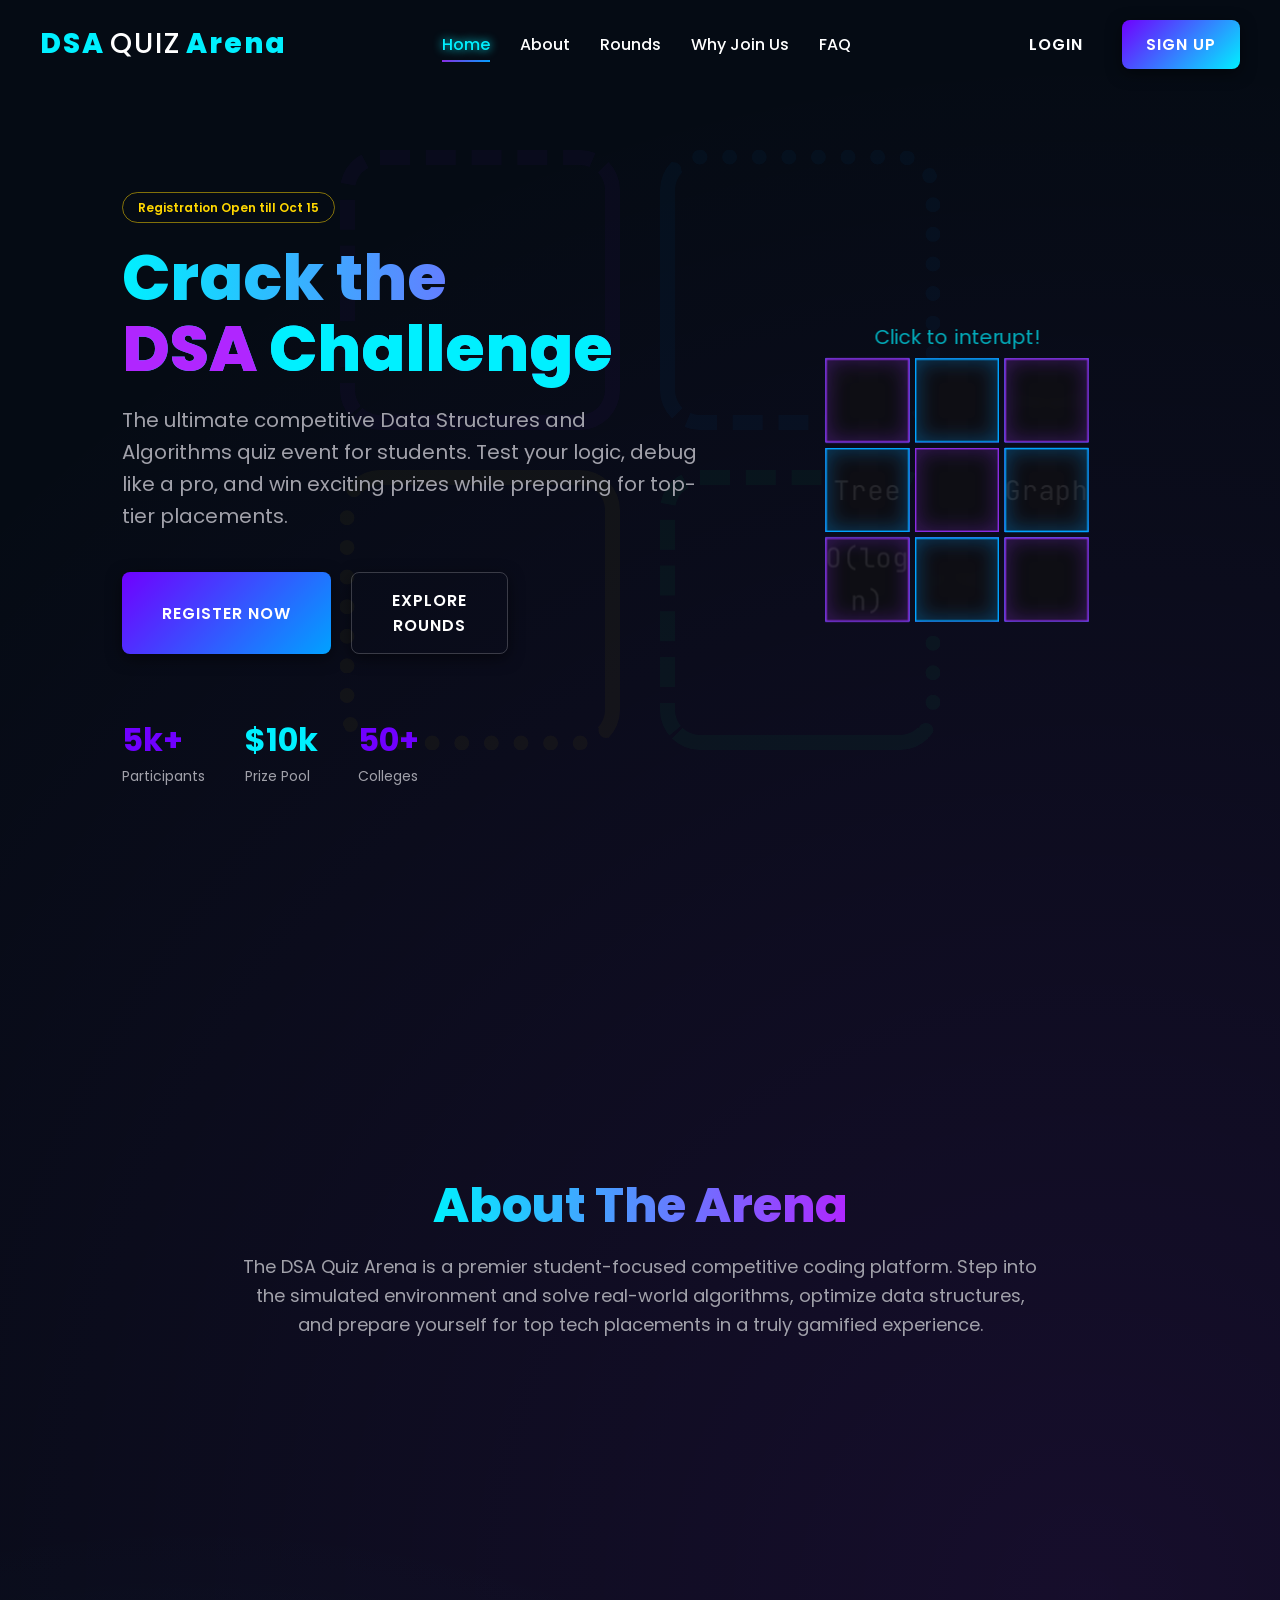
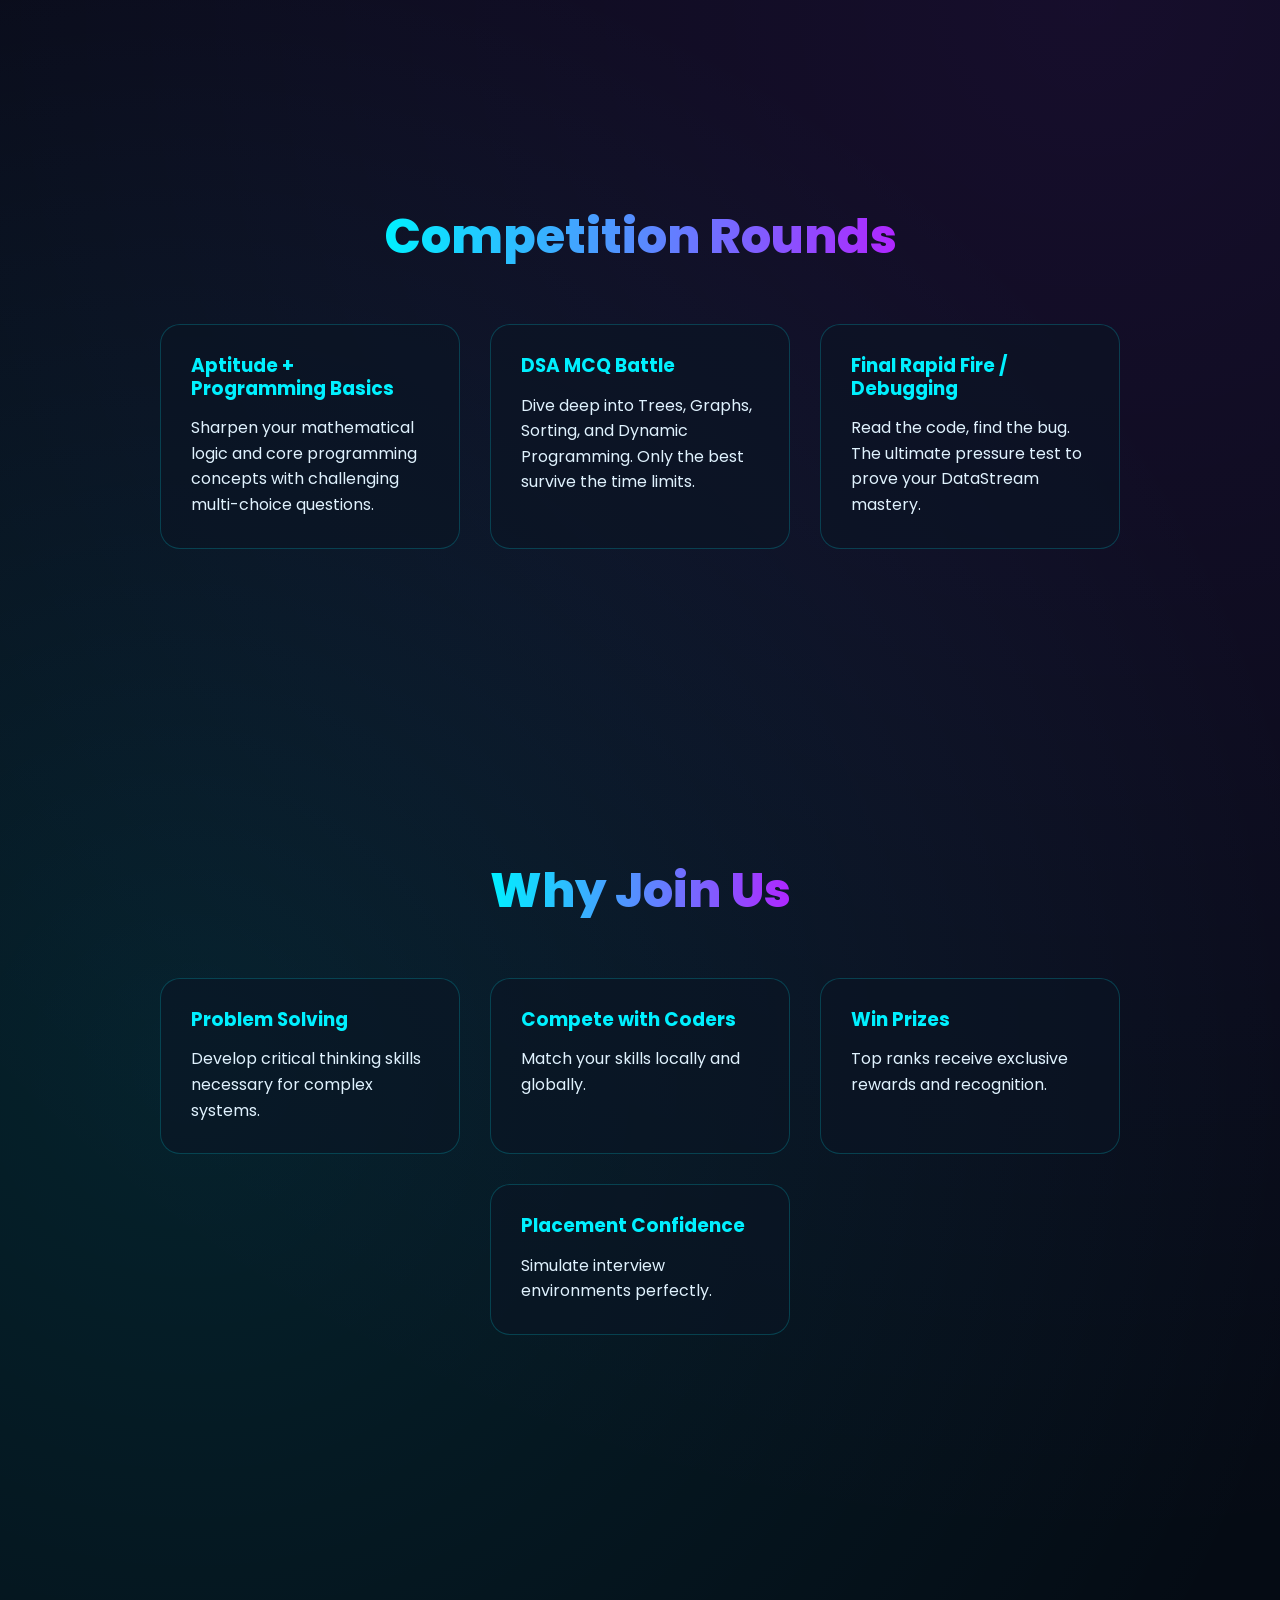
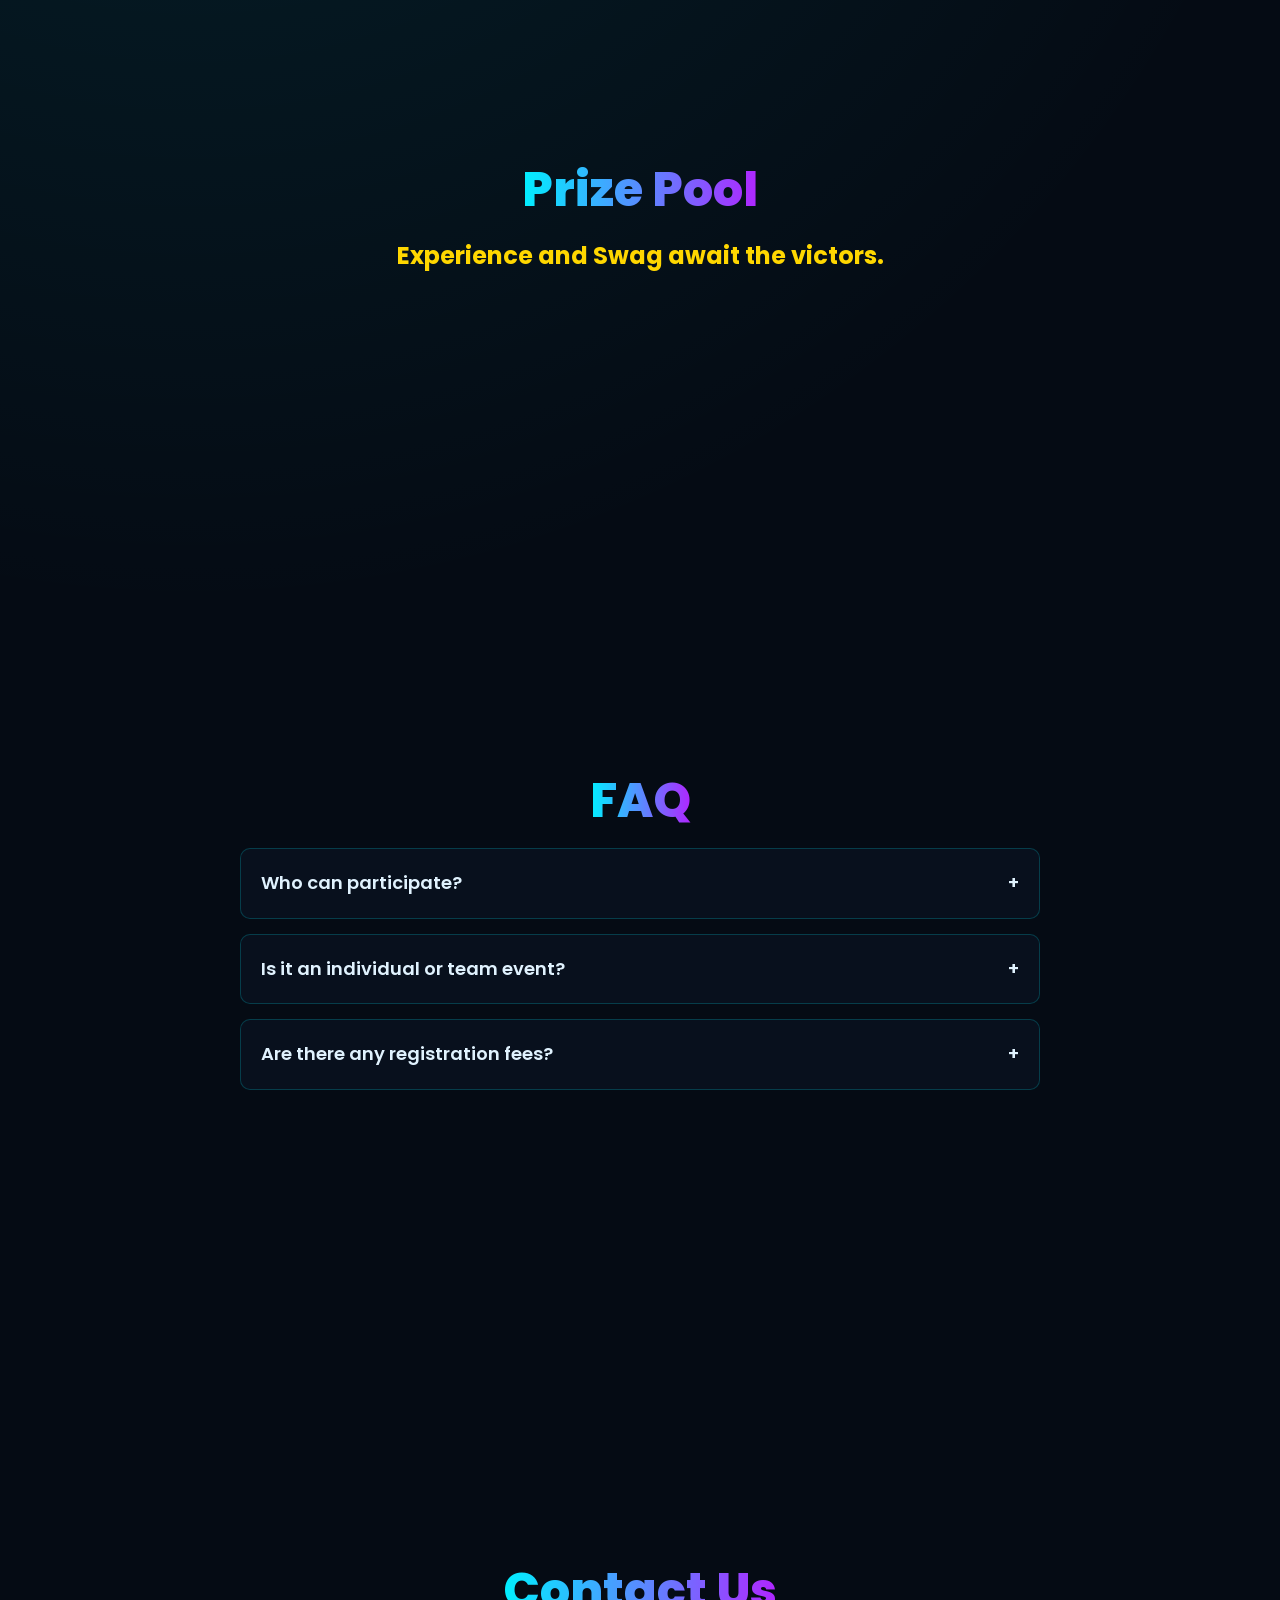
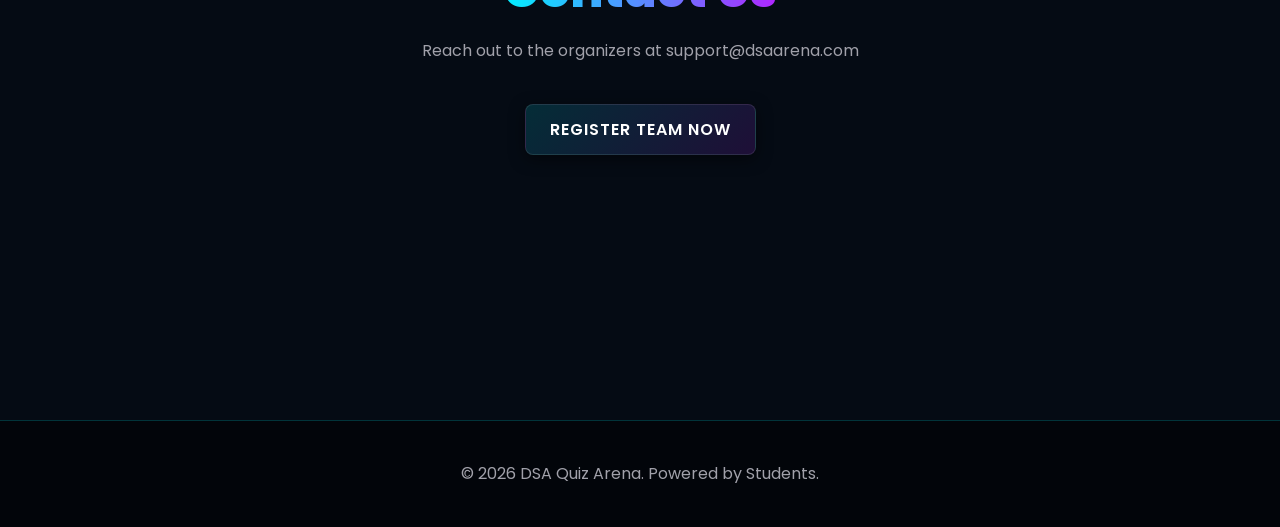
<file: index.html>
<!DOCTYPE html>
<html lang="en">
<head>
    <meta charset="UTF-8">
    <meta name="viewport" content="width=device-width, initial-scale=1.0">
    <title>Gamified DSA Quiz Arena</title>
    <!-- Fonts -->
    <link rel="preconnect" href="https://fonts.googleapis.com">
    <link rel="preconnect" href="https://fonts.gstatic.com" crossorigin>
    <link href="https://fonts.googleapis.com/css2?family=Poppins:wght@300;400;500;600;700;800&family=Inter:wght@400;500;600&family=JetBrains+Mono:wght@400;700&display=swap" rel="stylesheet">
    <link rel="stylesheet" href="style.css">
    <style>
        /* Specific Landing Page Layout Styles (Not covered by global style.css) */
        section { padding: 80px 20px; min-height: 80vh; display: flex; flex-direction: column; justify-content: center; align-items: center; text-align: center; }
        .hero-section { min-height: 100vh; position: relative; display: flex; flex-direction: row; align-items: center; justify-content: space-between; padding: 0 5%; padding-top: 80px; overflow: hidden; }
        .hero-content { z-index: 10; width: 55%; max-width: 800px; text-align: left; padding-left: 5%; }
        .hero-scene { z-index: 5; width: 40%; display: flex; justify-content: center; padding-right: 5%; perspective: 1000px; }
        .hero-title { font-size: 64px; font-weight: 800; line-height: 1.1; margin-bottom: 20px; background: linear-gradient(to right, var(--neon-blue), var(--neon-purple)); -webkit-background-clip: text; color: transparent; }
        .hero-subtitle { font-size: 20px; color: var(--text-muted); margin-bottom: 40px; }
        .hero-buttons { display: flex; gap: 20px; }
        
        .navbar-landing { position: fixed; top: 0; width: 100%; display: flex; justify-content: space-between; align-items: center; padding: 20px 40px; z-index: 100; transition: background 0.3s; }
        .navbar-landing.scrolled { background: rgba(5, 11, 20, 0.9); backdrop-filter: blur(10px); border-bottom: 1px solid var(--glass-border); }
        .nav-links { display: flex; gap: 30px; }
        .nav-links a { color: #fff; text-decoration: none; font-weight: 500; transition: color 0.3s; }
        .nav-links a:hover, .nav-links a.active { color: var(--neon-blue); text-shadow: 0 0 10px var(--neon-blue); }
        .hamburger-menu { display: none; font-size: 24px; cursor: pointer; }
        
        @media(max-width: 900px) {
            .hero-section { flex-direction: column; text-align: center; padding-top: 120px; }
            .hero-content { width: 100%; text-align: center; align-items: center; }
            .hero-buttons { justify-content: center; }
            .nav-links { display: none; flex-direction: column; position: absolute; top: 100%; left: 0; width: 100%; background: var(--dark-bg); padding: 20px; }
            .nav-links.active { display: flex; }
            .hamburger-menu { display: block; }
        }

        /* Basic elements for landing page features to align with script.js hooks */
        .cards-grid { display: flex; gap: 30px; flex-wrap: wrap; justify-content: center; margin-top: 40px; }
        .info-card { background: var(--glass-bg); padding: 30px; border-radius: 20px; width: 300px; border: 1px solid var(--glass-border); text-align: left; }
        .info-card h3 { color: var(--neon-blue); margin-bottom: 15px; }

        .faq-item { background: var(--glass-bg); border: 1px solid var(--glass-border); border-radius: 10px; margin-bottom: 15px; width: 100%; max-width: 800px; text-align: left; cursor: pointer; overflow: hidden; }
        .faq-question { padding: 20px; font-weight: 600; font-size: 18px; display: flex; justify-content: space-between; }
        .faq-answer { padding: 0 20px; max-height: 0; transition: 0.3s; color: var(--text-muted); }
        .faq-item.active .faq-answer { padding: 0 20px 20px; max-height: 500px; }

        /* Revealing animations */
        .reveal-up { opacity: 0; transform: translateY(50px); transition: 0.8s ease-out; }
        .reveal-up.active { opacity: 1; transform: translateY(0); }
    </style>
</head>
<body>

    <!-- Watermark Parallax -->
    <div id="watermark" class="watermark-puzzle">
        <div class="wm-part wm-1"></div>
        <div class="wm-part wm-2"></div>
        <div class="wm-part wm-3"></div>
        <div class="wm-part wm-4"></div>
    </div>

    <!-- Sticky Navbar -->
    <nav id="navbar" class="navbar-landing">
        <div class="brand-logo" style="display: flex; align-items: center; gap: 5px;">
            <span>DSA</span> <span style="color: #fff; font-weight: 500;">Quiz</span> <span style="color: #00f0ff; text-transform: none;">Arena</span>
        </div>
        
        <div class="nav-links" id="navLinks">
            <a href="#home" class="active">Home</a>
            <a href="#about">About</a>
            <a href="#rounds">Rounds</a>
            <a href="#why-join">Why Join Us</a>
            <a href="#faq">FAQ</a>
        </div>
        
        <div class="auth-actions">
            <button class="btn-neon" style="background: transparent; border: none; box-shadow: none;" id="openLoginBtnNav" onclick="document.getElementById('loginModal').classList.remove('hidden'); document.getElementById('loginModal').classList.add('active'); document.body.style.overflow='hidden';">Login</button>
            <button class="btn-neon" id="openSignupBtnNav" style="background: linear-gradient(135deg, #7000ff, #00f0ff); border: none;" onclick="document.getElementById('signupModal').classList.remove('hidden'); document.getElementById('signupModal').classList.add('active'); document.body.style.overflow='hidden';">SIGN UP</button>
        </div>
        <div class="hamburger-menu" id="hamburger">☰</div>
    </nav>

    <!-- Hero Section -->
    <section id="home" class="hero-section">
        <div class="hero-content reveal-up">
            <div style="display: inline-block; padding: 5px 15px; border: 1px solid rgba(255,215,0,0.5); border-radius: 20px; color: #ffd700; font-size: 12px; font-weight: 600; margin-bottom: 20px;">Registration Open till Oct 15</div>
            <h1 class="hero-title">Crack the <br><span style="color: #b026ff; text-fill-color: initial; -webkit-text-fill-color: initial;">DSA</span> <span style="color: #00f0ff; text-fill-color: initial; -webkit-text-fill-color: initial;">Challenge</span></h1>
            <p class="hero-subtitle">The ultimate competitive Data Structures and Algorithms quiz event for students. Test your logic, debug like a pro, and win exciting prizes while preparing for top-tier placements.</p>
            <div class="hero-buttons">
                <button class="btn-neon" id="heroRegisterBtn" style="padding: 15px 40px; font-size: 16px; background: linear-gradient(135deg, #7000ff, #00a2ff); border: none;" onclick="document.getElementById('signupModal').classList.remove('hidden'); document.getElementById('signupModal').classList.add('active'); document.body.style.overflow='hidden';">REGISTER NOW</button>
                <button class="btn-neon" style="background: transparent; border-color: rgba(255,255,255,0.2); color: #fff; padding: 15px 40px;" onclick="window.location.href='#rounds'">Explore<br>Rounds</button>
            </div>
            
            <div style="display: flex; gap: 40px; margin-top: 60px;">
                <div>
                    <div style="font-size: 32px; font-weight: 700; color: #7000ff;">5k+</div>
                    <div style="color: var(--text-muted); font-size: 14px;">Participants</div>
                </div>
                <div>
                    <div style="font-size: 32px; font-weight: 700; color: #00f0ff;">$10k</div>
                    <div style="color: var(--text-muted); font-size: 14px;">Prize Pool</div>
                </div>
                <div>
                    <div style="font-size: 32px; font-weight: 700; color: #7000ff;">50+</div>
                    <div style="color: var(--text-muted); font-size: 14px;">Colleges</div>
                </div>
            </div>
            
        </div>
        <!-- 3D Puzzle Cubes (Animated by script.js) -->
        <div class="hero-scene reveal-up" id="scene">
            <div style="transform: scale(1.4); display: flex; justify-content: center; align-items: center; position: relative;">
                <div id="puzzleCube" style="position: relative; width: 200px; height: 200px; transform-style: preserve-3d; animation: rotate3d 20s infinite linear; cursor: pointer;">
                    <!-- Generated dynamically by script.js -->
                </div>
                <div class="interactive-hint" style="position: absolute; bottom: -50px; color: var(--neon-blue); opacity: 0.7; white-space: nowrap;">Click to interupt!</div>
            </div>
        </div>
    </section>

    <!-- About Section -->
    <section id="about" class="reveal-up">
        <h2 class="hero-title" style="font-size: 48px;">About The Arena</h2>
        <p style="max-width: 800px; font-size: 18px; color: var(--text-muted); line-height: 1.6;">
            The DSA Quiz Arena is a premier student-focused competitive coding platform. Step into the simulated 
            environment and solve real-world algorithms, optimize data structures, and prepare yourself for top tech 
            placements in a truly gamified experience.
        </p>
    </section>

    <!-- Rounds Section -->
    <section id="rounds" class="reveal-up">
        <h2 class="hero-title" style="font-size: 48px;">Competition Rounds</h2>
        <div class="cards-grid">
            <div class="info-card">
                <h3>Aptitude + Programming Basics</h3>
                <p>Sharpen your mathematical logic and core programming concepts with challenging multi-choice questions.</p>
            </div>
            <div class="info-card">
                <h3>DSA MCQ Battle</h3>
                <p>Dive deep into Trees, Graphs, Sorting, and Dynamic Programming. Only the best survive the time limits.</p>
            </div>
            <div class="info-card">
                <h3>Final Rapid Fire / Debugging</h3>
                <p>Read the code, find the bug. The ultimate pressure test to prove your DataStream mastery.</p>
            </div>
        </div>
    </section>

    <!-- Why Join Us Section -->
    <section id="why-join" class="reveal-up">
        <h2 class="hero-title" style="font-size: 48px;">Why Join Us</h2>
        <div class="cards-grid" style="max-width: 1000px;">
            <div class="info-card"><h3>Problem Solving</h3><p>Develop critical thinking skills necessary for complex systems.</p></div>
            <div class="info-card"><h3>Compete with Coders</h3><p>Match your skills locally and globally.</p></div>
            <div class="info-card"><h3>Win Prizes</h3><p>Top ranks receive exclusive rewards and recognition.</p></div>
            <div class="info-card"><h3>Placement Confidence</h3><p>Simulate interview environments perfectly.</p></div>
        </div>
    </section>

    <!-- Prize Pool Section -->
    <section id="prizes" class="reveal-up">
        <h2 class="hero-title" style="font-size: 48px;">Prize Pool</h2>
        <p style="max-width: 800px; font-size: 24px; color: #ffd700; font-weight: bold;">Experience and Swag await the victors.</p>
    </section>

    <!-- FAQ Section -->
    <section id="faq" class="reveal-up">
        <h2 class="hero-title" style="font-size: 48px;">FAQ</h2>
        
        <div class="faq-item">
            <div class="faq-question">Who can participate? <span>+</span></div>
            <div class="faq-answer"><p>Any college or university student with a basic understanding of programming logic can join.</p></div>
        </div>
        <div class="faq-item">
            <div class="faq-question">Is it an individual or team event? <span>+</span></div>
            <div class="faq-answer"><p>You register with a Team Name, but you play individually representing your team!</p></div>
        </div>
        <div class="faq-item">
            <div class="faq-question">Are there any registration fees? <span>+</span></div>
            <div class="faq-answer"><p>No, the DSA Arena is completely free for all passionate coders.</p></div>
        </div>
    </section>

    <!-- Contact Section -->
    <section id="contact" class="reveal-up">
        <h2 class="hero-title" style="font-size: 48px;">Contact Us</h2>
        <p style="color: var(--text-muted);">Reach out to the organizers at support@dsaarena.com</p>
        <button class="btn-neon" id="bottomRegisterBtn" style="margin-top: 40px;">Register Team Now</button>
    </section>

    <!-- Footer -->
    <footer style="text-align: center; padding: 40px; border-top: 1px solid var(--glass-border); background: rgba(0,0,0,0.5);">
        <p style="color: var(--text-muted);">© 2026 DSA Quiz Arena. Powered by Students.</p>
    </footer>

    <!-- ADD-ON: Login Modal -->
    <div id="loginModal" class="overlay hidden">
        <div class="overlay-content glass-panel" style="width: 450px; text-align: left; background: #121216; border: 1px solid rgba(255,255,255,0.1);">
            <h2 style="color: #fff; text-align: center; margin-bottom: 20px; font-size: 28px;">Login</h2>

            <!-- User / Admin Toggle -->
            <div style="display: flex; background: rgba(0,0,0,0.5); border-radius: 20px; margin-bottom: 25px; overflow: hidden; position: relative; border: 1px solid var(--glass-border);">
                <div id="indexAuthSlider" style="position: absolute; width: 50%; height: 100%; background: linear-gradient(135deg, var(--neon-blue), var(--neon-purple)); border-radius: 20px; transition: 0.3s; left: 0;"></div>
                <button type="button" onclick="setIndexAuthMode('user')" style="flex: 1; padding: 10px; background: transparent; border: none; color: white; font-weight: bold; cursor: pointer; position: relative; z-index: 1;">User</button>
                <button type="button" onclick="setIndexAuthMode('admin')" style="flex: 1; padding: 10px; background: transparent; border: none; color: white; font-weight: bold; cursor: pointer; position: relative; z-index: 1;">Admin</button>
            </div>

            <form id="loginForm">
                <div class="input-group">
                    <label>Username</label>
                    <input type="text" id="loginUsername" required placeholder="Enter your Username">
                </div>
                <div class="input-group">
                    <label>Password</label>
                    <input type="password" id="loginPassword" required placeholder="••••••••">
                </div>
                <div style="text-align: right; margin-bottom: 10px;">
                    <a href="#" style="color: var(--text-muted); font-size: 13px; text-decoration: none;" onclick="document.getElementById('loginModal').classList.remove('active'); document.getElementById('loginModal').classList.add('hidden'); document.getElementById('resetModal').classList.remove('hidden'); document.getElementById('resetModal').classList.add('active');">Forgot Password?</a>
                </div>
                <button type="submit" class="btn-neon" style="width: 100%; margin-top: 10px;">Login to Dashboard</button>
            </form>
            <div style="text-align: center; margin-top: 20px; font-size: 14px; color: var(--text-muted);">
                Not registered? <a style="color: var(--neon-blue); cursor: pointer;" onclick="document.getElementById('loginModal').classList.remove('active'); document.getElementById('loginModal').classList.add('hidden'); document.getElementById('signupModal').classList.remove('hidden'); document.getElementById('signupModal').classList.add('active');">Sign Up</a>
            </div>
            <button class="btn-neon" style="position: absolute; top: -15px; right: -15px; background: #000; border-radius: 50%; padding: 5px 12px;" onclick="document.getElementById('loginModal').classList.remove('active'); document.getElementById('loginModal').classList.add('hidden'); document.body.style.overflow='auto';">×</button>
        </div>
    </div>

    <!-- Sign Up Modal (Matches screenshot strictly) -->
    <div id="signupModal" class="overlay hidden">
        <div class="overlay-content glass-panel form-modal-container" style="width: 550px; text-align: left; background: #121216; border: 1px solid rgba(255,255,255,0.1);">
            <h2 style="color: #fff; text-align: center; margin-bottom: 5px; font-size: 26px;">Join the <span style="color: #00f0ff;">Arena</span></h2>
            <p style="text-align: center; color: #fff; font-size: 14px; margin-bottom: 20px;">Register your team for the ultimate DSA challenge</p>
            
            <form id="signupForm">
                <div class="form-grid">
                    <div class="input-group">
                        <label>Full Name</label>
                        <input type="text" placeholder="John Doe" required>
                    </div>
                    <div class="input-group">
                        <label>Email</label>
                        <input type="email" id="email" placeholder="john@example.com" required>
                    </div>
                    <div class="input-group">
                        <label>College/University</label>
                        <input type="text" placeholder="Institute of Technology" required>
                    </div>
                    <div class="input-group">
                        <label>Mobile Number</label>
                        <input type="tel" placeholder="+1 234 567 8900" required>
                    </div>
                    <div class="input-group full-width">
                        <label>Username</label>
                        <input type="text" placeholder="Choose a Unique Username" required>
                    </div>
                    <div class="input-group">
                        <label>Password</label>
                        <input type="password" id="password" placeholder="••••••••" required>
                    </div>
                    <div class="input-group">
                        <label>Confirm Password</label>
                        <input type="password" id="confirmPassword" placeholder="••••••••" required>
                    </div>
                </div>
                
                <button type="submit" class="btn-neon" style="width: 100%; margin-top: 20px; padding: 12px; font-size: 15px; background: linear-gradient(135deg, #7000ff, #00a2ff); border: none;">CONTINUE TO VERIFICATION</button>
            </form>

            <div id="otpSection" style="display: none; text-align: center; margin-top: 15px;">
                <p style="margin-bottom: 20px;">OTP sent to <span id="otpEmailDisplay" style="color: var(--neon-blue);"></span></p>
                <div class="input-group">
                    <input type="text" id="otpCode" placeholder="Enter 6-digit OTP" required style="text-align: center; font-size: 24px; letter-spacing: 5px;">
                </div>
                <button class="btn-neon" id="verifyOtpBtn" style="width: 100%;">Verify & Join Arena</button>
            </div>

            <div style="text-align: center; margin-top: 20px; font-size: 14px; color: var(--text-muted);">
                Already registered? <a style="color: var(--neon-blue); cursor: pointer;" onclick="document.getElementById('signupModal').classList.remove('active'); document.getElementById('signupModal').classList.add('hidden'); document.getElementById('loginModal').classList.remove('hidden'); document.getElementById('loginModal').classList.add('active');">Login</a>
            </div>
            <!-- Close button mapped to script.js -->
            <button class="btn-neon" id="closeSignupBtn" style="position: absolute; top: -15px; right: -15px; background: #000; border-radius: 50%; padding: 5px 12px;" onclick="document.getElementById('signupModal').classList.remove('active'); document.getElementById('signupModal').classList.add('hidden'); document.body.style.overflow='auto';">×</button>
        </div>
    </div>

    <!-- Reset Password Modal -->
    <div id="resetModal" class="overlay hidden">
        <div class="overlay-content glass-panel" style="width: 450px; text-align: left; background: #121216; border: 1px solid rgba(255,255,255,0.1);">
            <h2 style="color: #fff; text-align: center; margin-bottom: 20px; font-size: 28px;">Reset Password</h2>
            <form id="resetForm">
                <div class="input-group">
                    <label>Username</label>
                    <input type="text" required placeholder="Enter your username">
                </div>
                <button type="submit" class="btn-neon" style="width: 100%; margin-top: 20px;">Send Reset Link</button>
            </form>
            <div style="text-align: center; margin-top: 20px; font-size: 14px; color: var(--text-muted);">
                Remembered? <a style="color: var(--neon-blue); cursor: pointer;" onclick="document.getElementById('resetModal').classList.remove('active'); document.getElementById('resetModal').classList.add('hidden'); document.getElementById('loginModal').classList.remove('hidden'); document.getElementById('loginModal').classList.add('active');">Login</a>
            </div>
            <button class="btn-neon" style="position: absolute; top: -15px; right: -15px; background: #000; border-radius: 50%; padding: 5px 12px;" onclick="document.getElementById('resetModal').classList.remove('active'); document.getElementById('resetModal').classList.add('hidden'); document.body.style.overflow='auto';">×</button>
        </div>
    </div>

    <!-- Scripts -->
    <script src="script.js" defer></script>
    <script src="app.js" defer></script>
    <script>
        let indexAuthMode = 'user';
        function setIndexAuthMode(mode) {
            indexAuthMode = mode;
            const slider = document.getElementById('indexAuthSlider');
            if (mode === 'admin') {
                slider.style.left = '50%';
                document.getElementById('loginUsername').placeholder = 'Enter Admin ID';
            } else {
                slider.style.left = '0%';
                document.getElementById('loginUsername').placeholder = 'Enter Username';
            }
        }

        const lForm = document.getElementById('loginForm');
        // We override the script.js listener here because we want inline handling for admin
        lForm.addEventListener('submit', async (e) => {
            e.preventDefault();
            const user = document.getElementById('loginUsername').value;
            const pass = document.getElementById('loginPassword').value;
            
            try {
                const res = await fetch('login.php', {
                    method: 'POST',
                    headers: { 'Content-Type': 'application/json' },
                    body: JSON.stringify({ username: user, password: pass, role: indexAuthMode })
                });
                const data = await res.json();
                
                if (data.success) {
                    if (indexAuthMode === 'admin') {
                        localStorage.setItem('cq_admin', 'true');
                        // Also store admin details if needed
                        localStorage.setItem('cq_user_id', data.user.id);
                        window.location.href = 'admin.html';
                    } else {
                        localStorage.setItem('cq_user', data.user.name);
                        localStorage.setItem('cq_user_id', data.user.id);
                        localStorage.setItem('cq_db_xp_' + data.user.name, data.user.xp || 0);
                        localStorage.setItem('cq_stars_' + data.user.name, Math.floor((data.user.xp || 0) / 100));
                        window.location.href = 'dashboard.html';
                    }
                } else {
                    alert('Login failed: ' + data.message);
                }
            } catch (err) {
                console.error(err);
                alert('An error occurred. Make sure XAMPP is running.');
            }
        });

        document.getElementById('resetForm').addEventListener('submit', (e) => {
            e.preventDefault();
            alert('Reset link sent!');
            document.getElementById('resetModal').classList.remove('active');
            document.getElementById('resetModal').classList.add('hidden');
            document.getElementById('loginModal').classList.remove('hidden');
            document.getElementById('loginModal').classList.add('active');
        });
    </script>
</body>
</html>
</file>
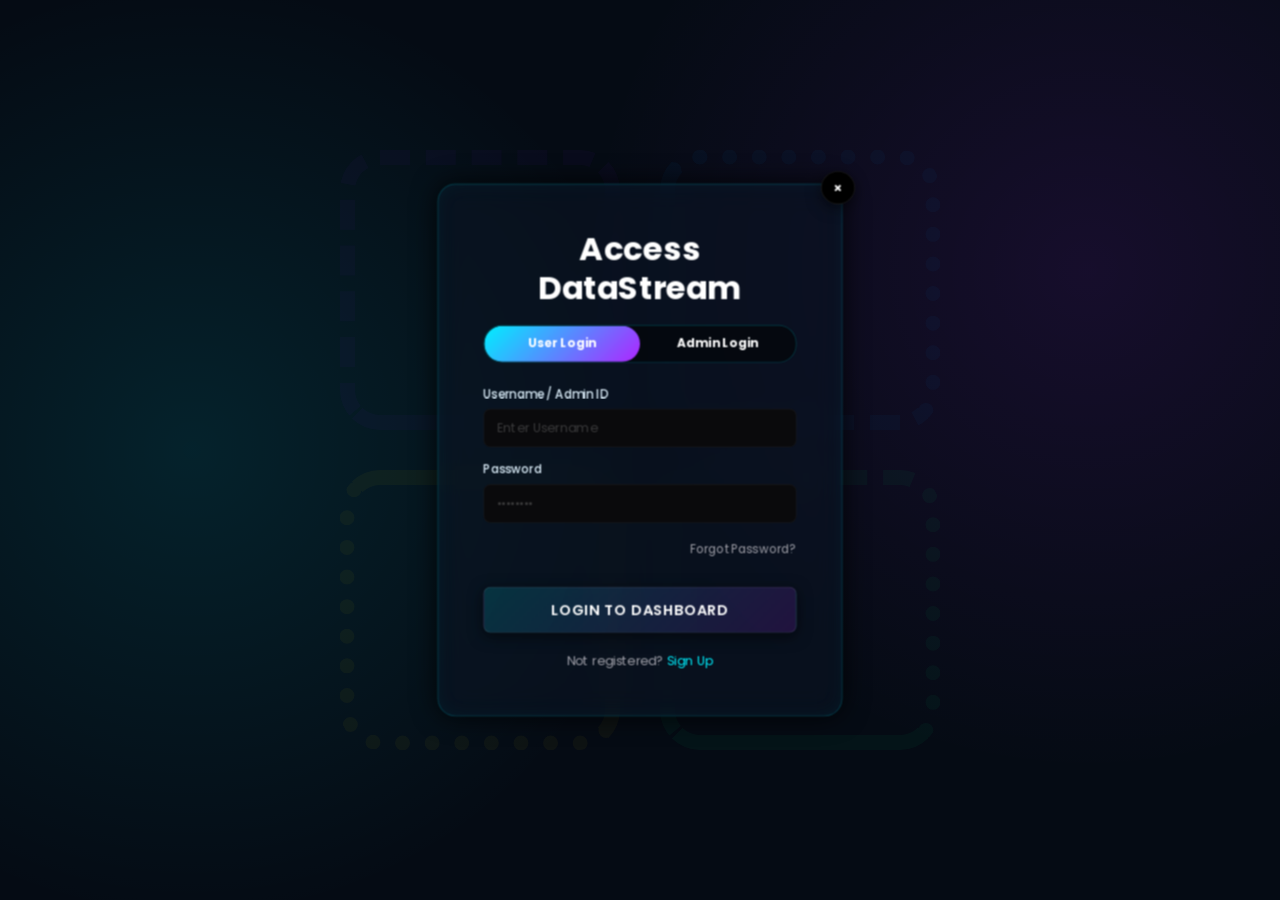
<file: auth.html>
<!DOCTYPE html>
<html lang="en">
<head>
    <meta charset="UTF-8">
    <meta name="viewport" content="width=device-width, initial-scale=1.0">
    <title>Authentication - Gamified DSA Arena</title>
    <link href="https://fonts.googleapis.com/css2?family=Poppins:wght@300;400;500;600;700;800&family=Inter:wght@400;500;600&family=JetBrains+Mono:wght@400;700&display=swap" rel="stylesheet">
    <link rel="stylesheet" href="style.css">
</head>
<body style="display: flex; justify-content: center; align-items: center; min-height: 100vh;">

    <!-- Background Parallax -->
    <div id="watermark" class="watermark-puzzle">
        <div class="wm-part wm-1"></div>
        <div class="wm-part wm-2"></div>
        <div class="wm-part wm-3"></div>
        <div class="wm-part wm-4"></div>
    </div>

    <!-- Login Container -->
    <div id="loginContainer" class="overlay-content glass-panel" style="width: 450px; text-align: left; position: relative;">
        <h2 style="color: #fff; text-align: center; margin-bottom: 20px;">Access DataStream</h2>
        
        <!-- User / Admin Toggle -->
        <div style="display: flex; background: rgba(0,0,0,0.5); border-radius: 20px; margin-bottom: 25px; overflow: hidden; position: relative; border: 1px solid var(--glass-border);">
            <div id="authSlider" style="position: absolute; width: 50%; height: 100%; background: linear-gradient(135deg, var(--neon-blue), var(--neon-purple)); border-radius: 20px; transition: 0.3s; left: 0;"></div>
            <button type="button" onclick="setAuthMode('user')" style="flex: 1; padding: 10px; background: transparent; border: none; color: white; font-weight: bold; cursor: pointer; position: relative; z-index: 1;">User Login</button>
            <button type="button" onclick="setAuthMode('admin')" style="flex: 1; padding: 10px; background: transparent; border: none; color: white; font-weight: bold; cursor: pointer; position: relative; z-index: 1;">Admin Login</button>
        </div>

        <form id="standaloneLoginForm">
            <div class="input-group">
                <label>Username / Admin ID</label>
                <input type="text" id="loginUsername" required placeholder="Enter Username">
            </div>
            <div class="input-group">
                <label>Password</label>
                <input type="password" id="loginPassword" required placeholder="••••••••">
            </div>
            <div style="text-align: right; margin-bottom: 10px;">
                <a href="#" style="color: var(--text-muted); font-size: 13px; text-decoration: none;" onclick="showResetPassword()">Forgot Password?</a>
            </div>
            <button type="submit" class="btn-neon" style="width: 100%; margin-top: 20px;">Login to Dashboard</button>
        </form>
        <div style="text-align: center; margin-top: 20px; font-size: 14px; color: var(--text-muted);">
            Not registered? <a style="color: var(--neon-blue); cursor: pointer;" onclick="toggleAuth()">Sign Up</a>
        </div>
        <button class="btn-neon" style="position: absolute; top: -15px; right: -15px; background: #000; border-radius: 50%; padding: 5px 12px;" onclick="window.location.href='index.html'">×</button>
    </div>

    <!-- Sign Up Container -->
    <div id="signupContainer" class="overlay-content glass-panel" style="width: 500px; text-align: left; display: none; position: relative;">
        <h2 style="color: #fff; text-align: center; margin-bottom: 20px;">Initialize Profile</h2>
        
        <form id="standaloneSignupForm">
            <div class="input-group"><label>Full Name</label><input type="text" required></div>
            <div class="input-group"><label>Email</label><input type="email" id="email" required></div>
            <div class="input-group"><label>College/University</label><input type="text" required></div>
            <div class="input-group"><label>Username</label><input type="text" id="regUsername" required></div>
            <div class="input-group"><label>Password</label><input type="password" id="password" required></div>
            <div class="input-group"><label>Confirm Password</label><input type="password" id="confirmPassword" required></div>
            
            <button type="submit" class="btn-neon" style="width: 100%; margin-top: 10px;">Register Account</button>
        </form>

        <div style="text-align: center; margin-top: 20px; font-size: 14px; color: var(--text-muted);">
            Already registered? <a style="color: var(--neon-blue); cursor: pointer;" onclick="toggleAuth()">Login</a>
        </div>
        <button class="btn-neon" style="position: absolute; top: -15px; right: -15px; background: #000; border-radius: 50%; padding: 5px 12px;" onclick="window.location.href='index.html'">×</button>
    </div>

    <!-- Reset Password Container -->
    <div id="resetContainer" class="overlay-content glass-panel" style="width: 450px; text-align: left; display: none; position: relative;">
        <h2 style="color: #fff; text-align: center; margin-bottom: 20px;">Reset Password</h2>
        <form id="standaloneResetForm">
            <div class="input-group">
                <label>Username / Email</label>
                <input type="text" id="resetInput" required placeholder="Enter info to reset">
            </div>
            <button type="submit" class="btn-neon" style="width: 100%; margin-top: 20px; background: linear-gradient(135deg, var(--neon-purple), var(--neon-blue));">Send Reset Link</button>
        </form>
        <div style="text-align: center; margin-top: 20px; font-size: 14px; color: var(--text-muted);">
            Remembered? <a style="color: var(--neon-blue); cursor: pointer;" onclick="document.getElementById('resetContainer').style.display='none'; document.getElementById('loginContainer').style.display='block';">Log In</a>
        </div>
        <button class="btn-neon" style="position: absolute; top: -15px; right: -15px; background: #000; border-radius: 50%; padding: 5px 12px;" onclick="window.location.href='index.html'">×</button>
    </div>

    <!-- Scripting -->
    <script>
        function toggleAuth() {
            const l = document.getElementById('loginContainer');
            const s = document.getElementById('signupContainer');
            if(l.style.display === 'none') {
                l.style.display = 'block';
                s.style.display = 'none';
            } else {
                l.style.display = 'none';
                s.style.display = 'block';
            }
        }

        let currentLoginMode = 'user';
        function setAuthMode(mode) {
            currentLoginMode = mode;
            const slider = document.getElementById('authSlider');
            if (mode === 'admin') {
                slider.style.left = '50%';
                document.getElementById('loginUsername').placeholder = 'Enter Admin ID';
            } else {
                slider.style.left = '0%';
                document.getElementById('loginUsername').placeholder = 'Enter Username';
            }
        }

        function showResetPassword() {
            document.getElementById('loginContainer').style.display = 'none';
            document.getElementById('resetContainer').style.display = 'block';
        }

        document.getElementById('standaloneResetForm').addEventListener('submit', (e) => {
            e.preventDefault();
            alert('Password reset link sent to registered email/phone!');
            document.getElementById('resetContainer').style.display = 'none';
            document.getElementById('loginContainer').style.display = 'block';
        });

        document.getElementById('standaloneLoginForm').addEventListener('submit', async (e) => {
            e.preventDefault();
            const user = document.getElementById('loginUsername').value;
            const pass = document.getElementById('loginPassword').value;
            
            try {
                const res = await fetch('login.php', {
                    method: 'POST',
                    headers: { 'Content-Type': 'application/json' },
                    body: JSON.stringify({ username: user, password: pass, role: currentLoginMode })
                });
                const data = await res.json();
                
                if (data.success) {
                    if (currentLoginMode === 'admin') {
                        localStorage.setItem('cq_admin', 'true');
                        localStorage.setItem('cq_user_id', data.user.id);
                        window.location.href = 'admin.html';
                    } else {
                        localStorage.setItem('cq_user', data.user.name);
                        localStorage.setItem('cq_user_id', data.user.id);
                        window.location.href = 'dashboard.html';
                    }
                } else {
                    alert('Login failed: ' + data.message);
                }
            } catch (err) {
                console.error(err);
                alert('Network error. Is backend running?');
            }
        });

        document.getElementById('standaloneSignupForm').addEventListener('submit', async (e) => {
            e.preventDefault();
            const name = document.querySelectorAll('#standaloneSignupForm input')[0].value;
            const email = document.getElementById('email').value;
            const username = document.getElementById('regUsername').value;
            const pass = document.getElementById('password').value;
            const conf = document.getElementById('confirmPassword').value;
            
            if(pass !== conf) return alert('Passwords do not match');
            
            try {
                // Using username as name 
                const res = await fetch('signup.php', {
                    method: 'POST',
                    headers: { 'Content-Type': 'application/json' },
                    body: JSON.stringify({ name: username, email: email, password: pass })
                });
                const data = await res.json();
                if (data.success) {
                    alert('Account registered! Proceed to login.');
                    document.getElementById('loginUsername').value = document.getElementById('regUsername').value;
                    toggleAuth();
                } else {
                    alert('Registration failed: ' + data.message);
                }
            } catch (err) {
                console.error(err);
                alert('Network error. Is backend running?');
            }
        });
    </script>
</body>
</html>
</file>
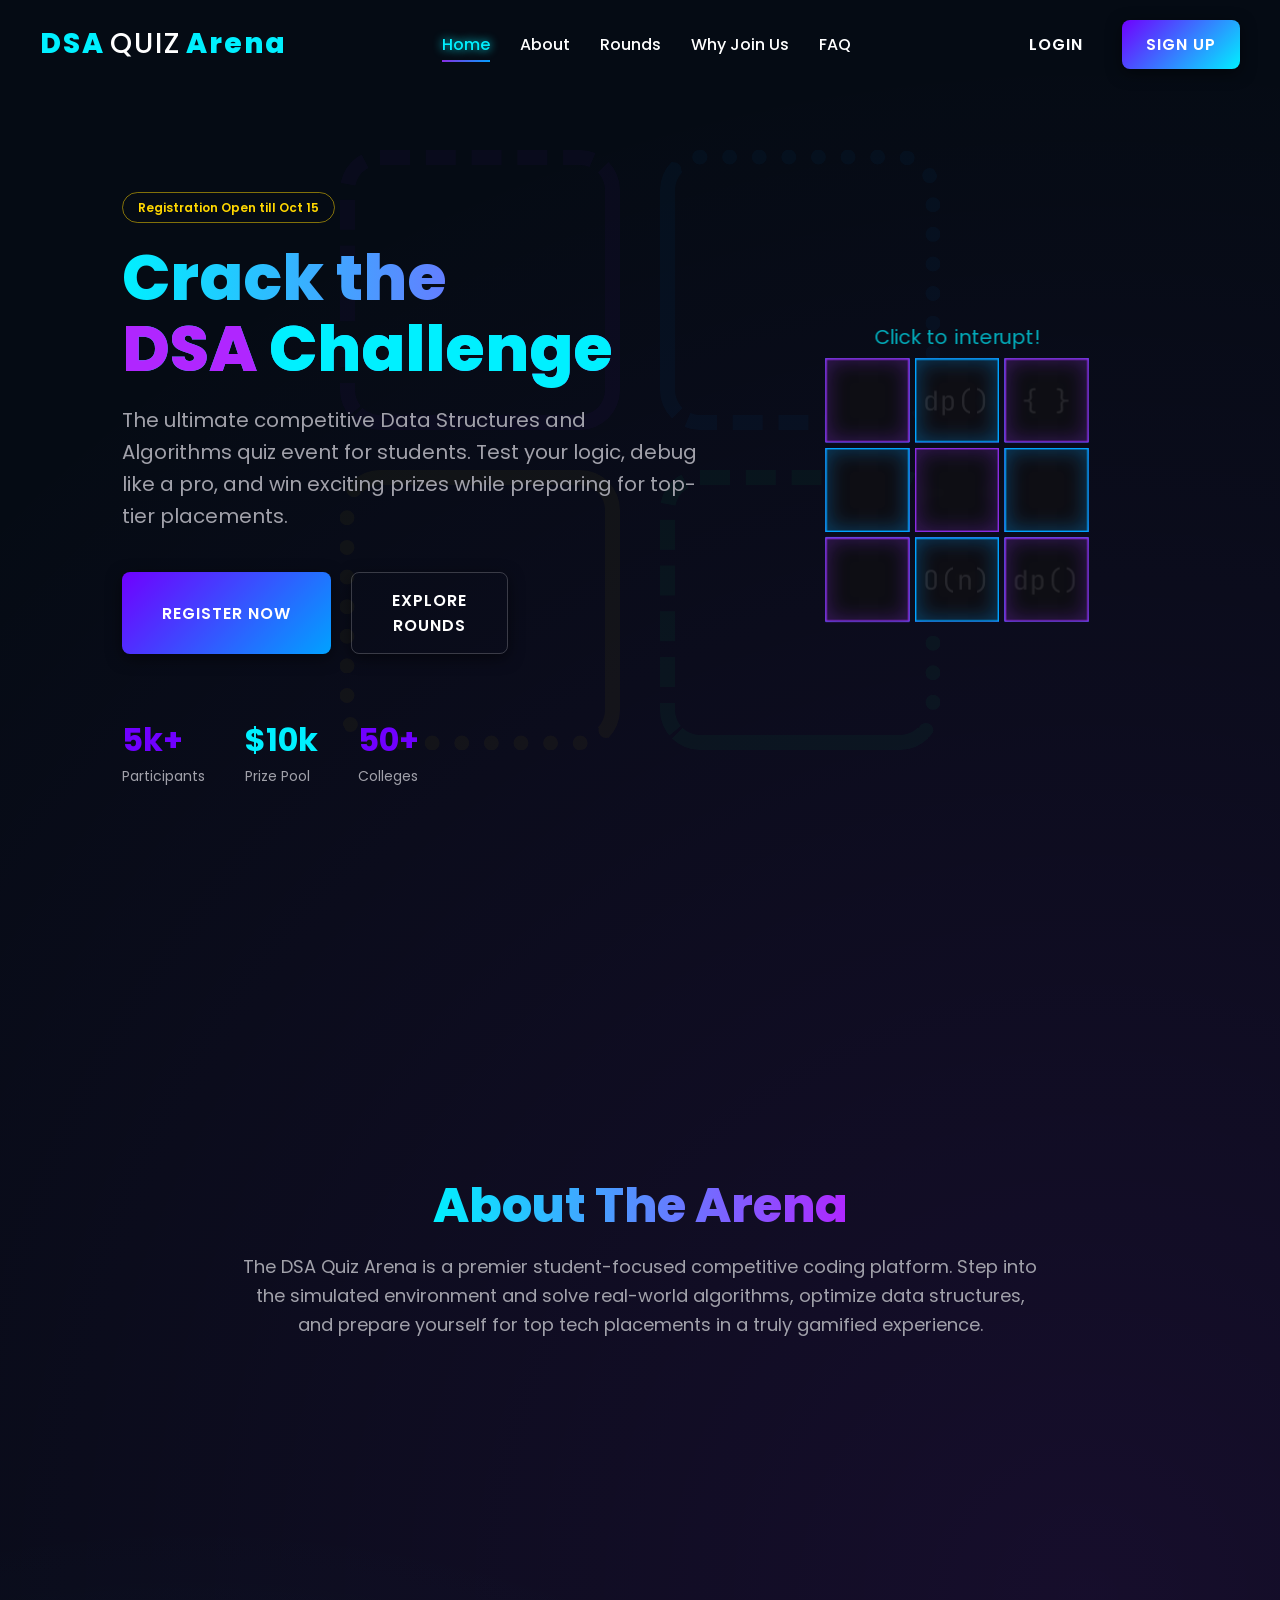
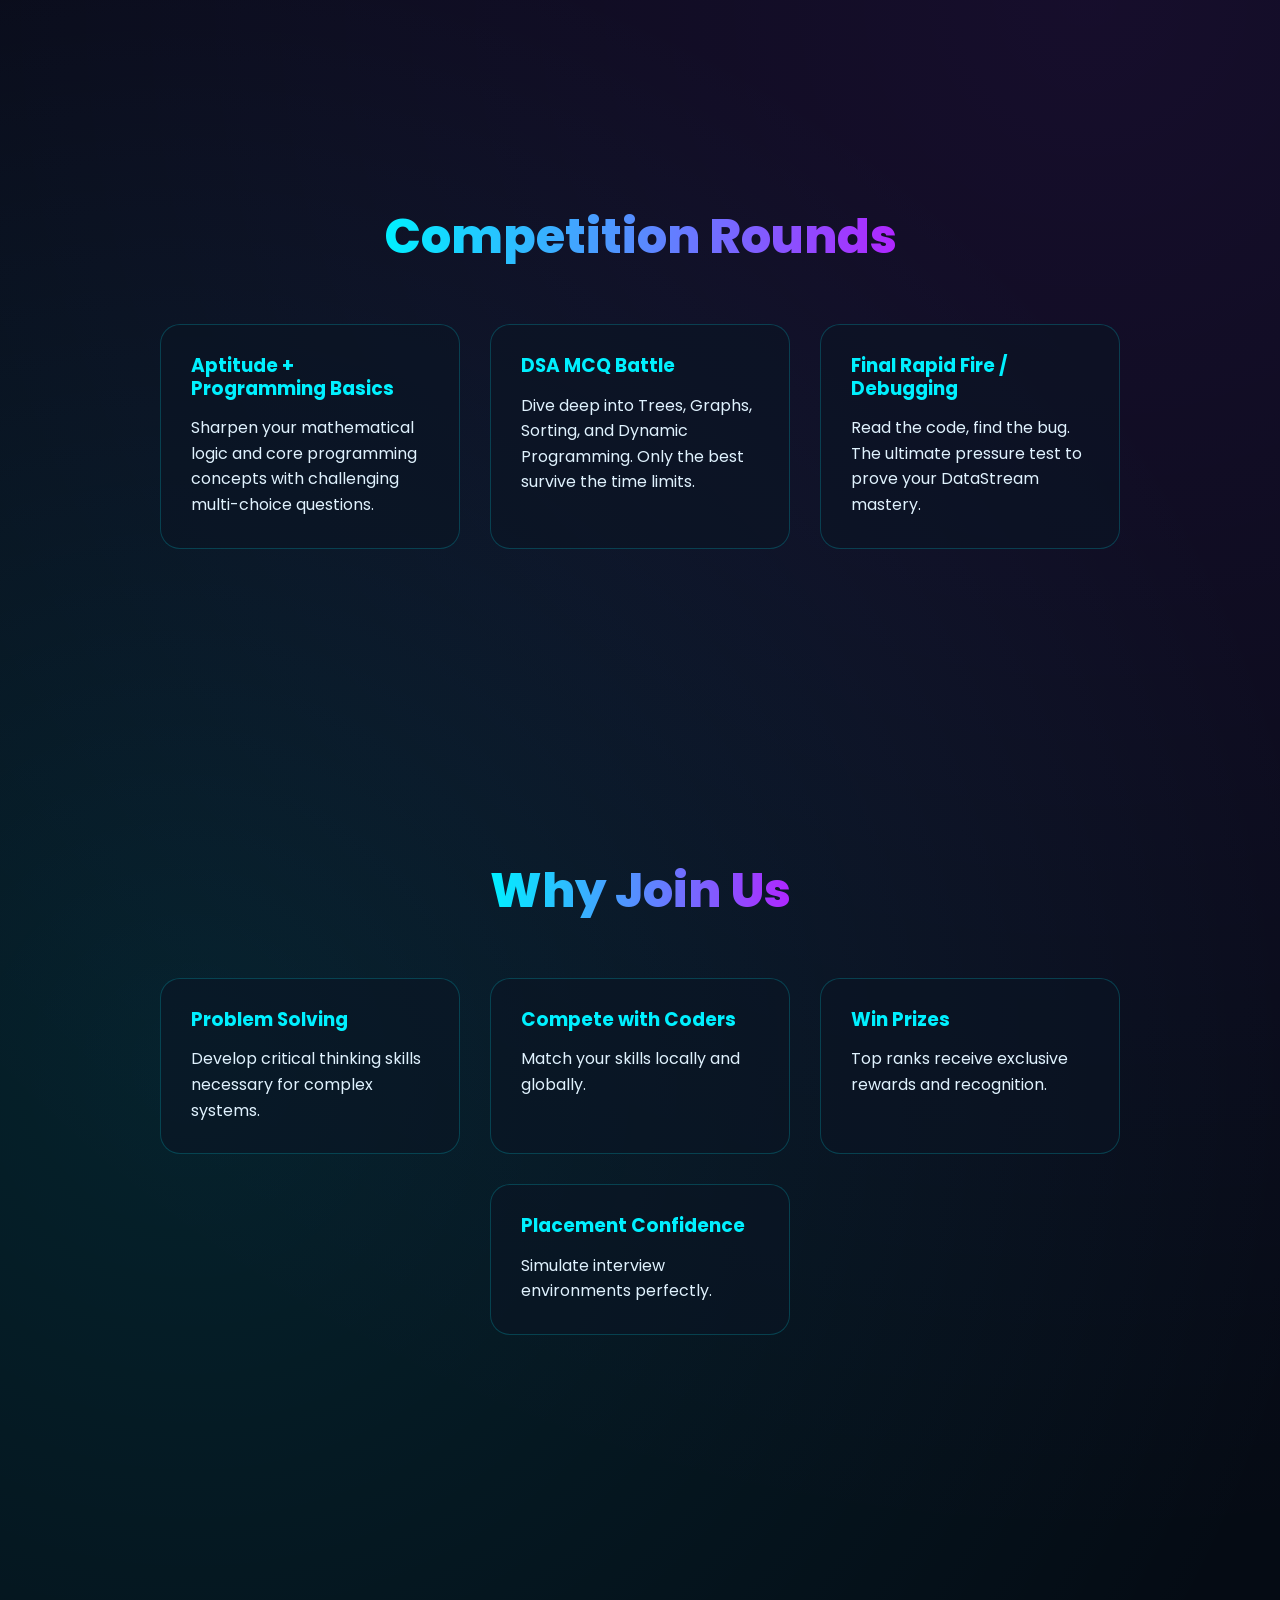
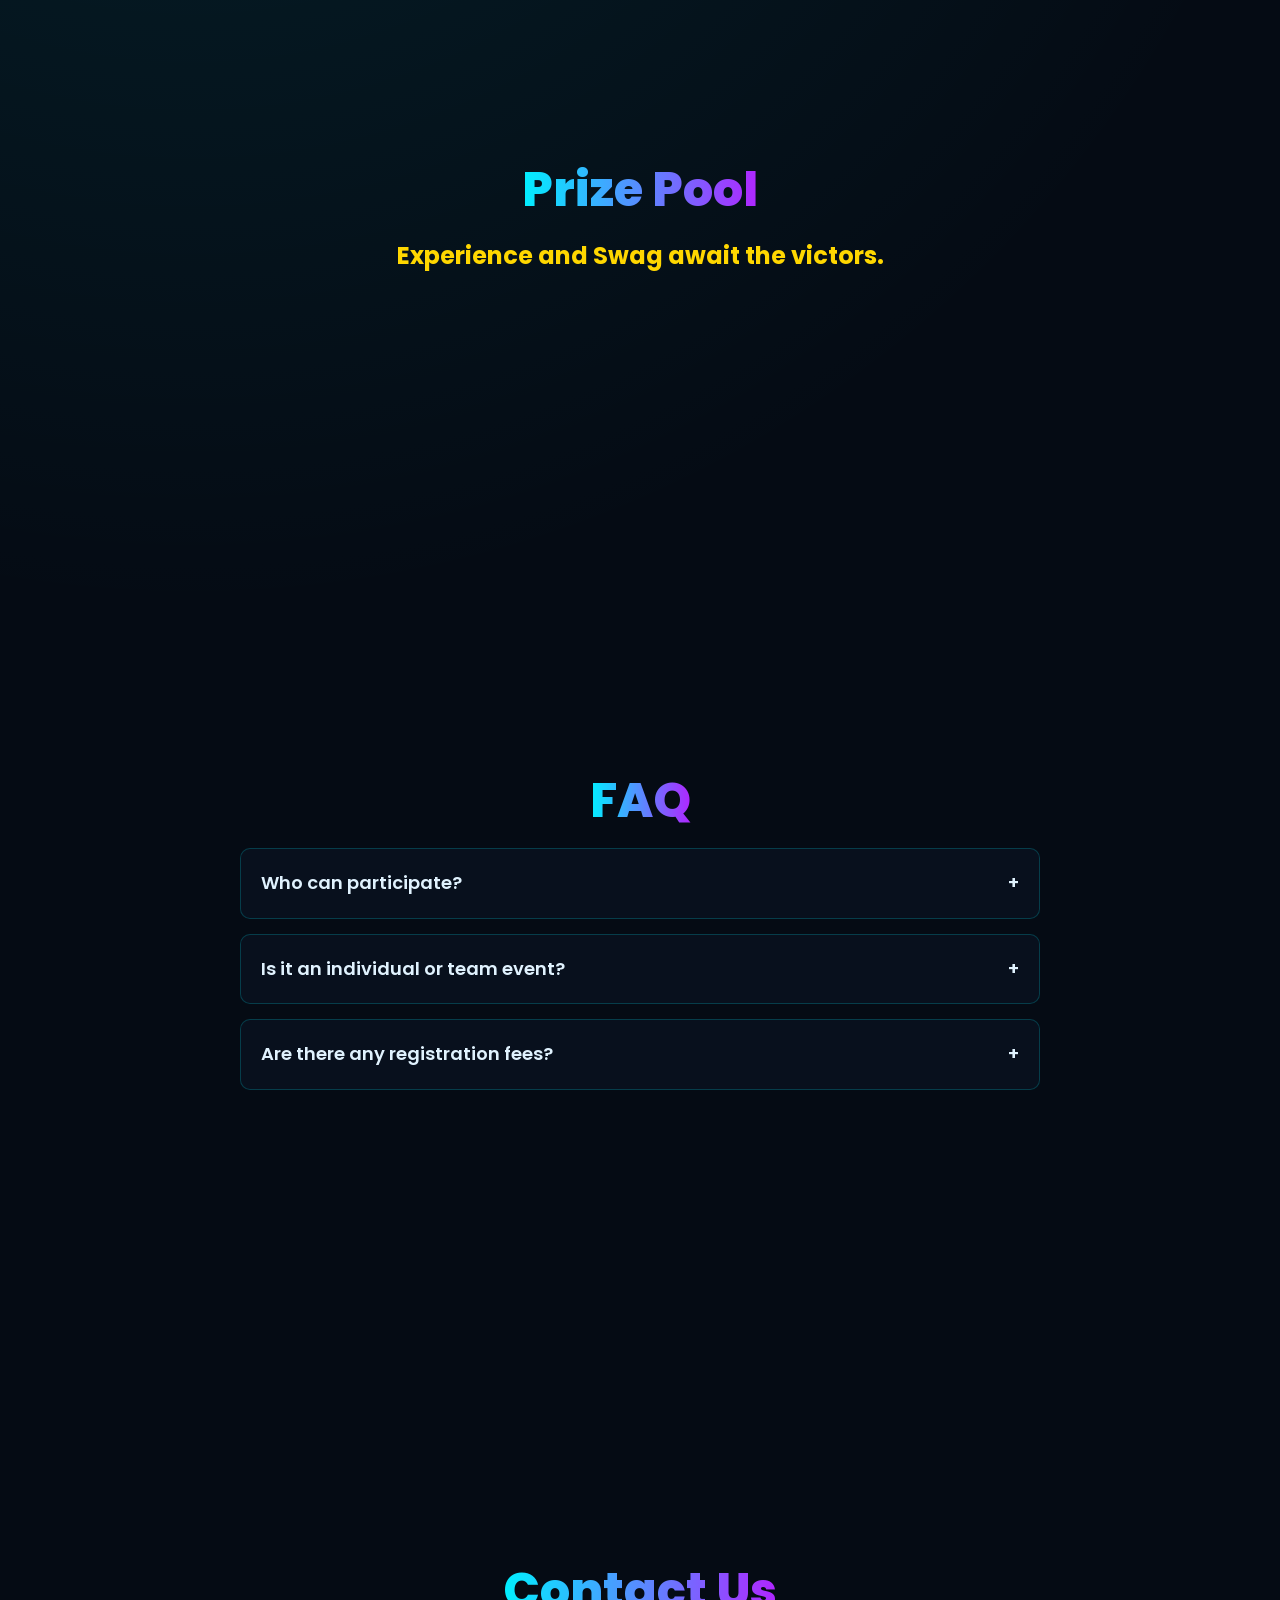
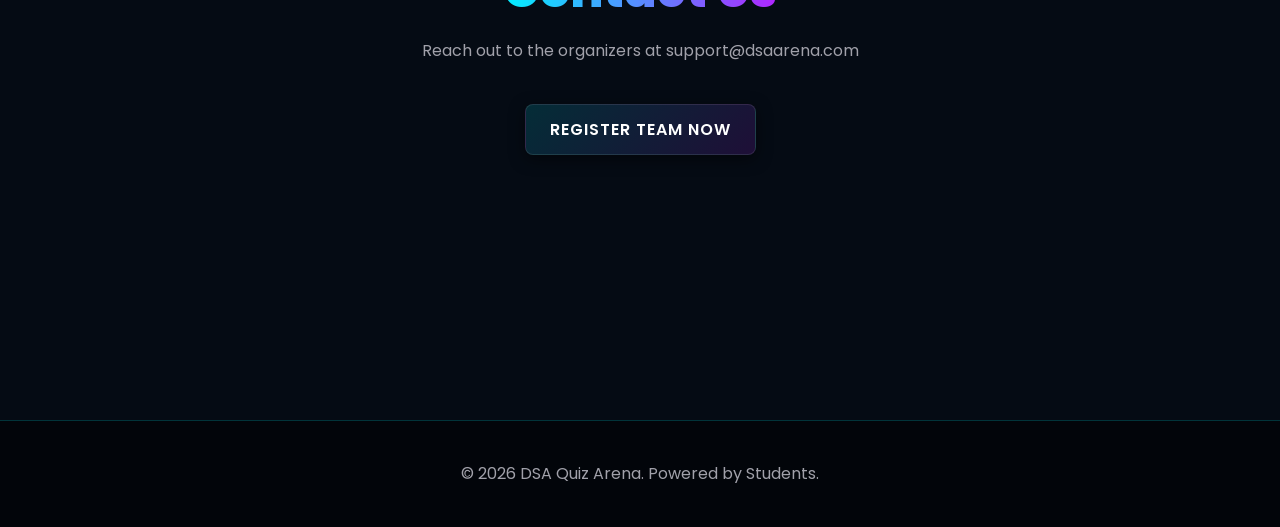
<file: dashboard.html>
<!DOCTYPE html>
<html lang="en">
<head>
    <meta charset="UTF-8">
    <meta name="viewport" content="width=device-width, initial-scale=1.0">
    <title>Dashboard - Gamified DSA Arena</title>
    <link href="https://fonts.googleapis.com/css2?family=Poppins:wght@300;400;500;600;700;800&family=Inter:wght@400;500;600&family=JetBrains+Mono:wght@400;700&display=swap" rel="stylesheet">
    <link rel="stylesheet" href="style.css">
    <style>
        .page-content {
            padding-top: 80px;
            min-height: 100vh;
        }
    </style>
</head>
<body>

    <!-- Navbar -->
    <nav class="app-navbar glass-panel" style="border-radius: 0; border-top: none; border-left: none; border-right: none; position: fixed;">
        <div class="brand-logo">DSA<span>Arena</span></div>
        <div class="auth-actions">
            <button class="btn-neon" style="background: transparent; border-color: var(--neon-red); color: var(--neon-red); text-shadow: none; box-shadow: none;" onclick="document.getElementById('logoutConfirmModal').classList.remove('hidden')">Logout</button>
        </div>
    </nav>

    <!-- Dashboard Content -->
    <div class="page-content">
        <div class="container">
            <div class="dashboard-header glass-panel">
                <div class="user-profile-display">
                    <div class="avatar" id="userAvatar" onclick="document.getElementById('avatar-modal').classList.remove('hidden')">
                        <span id="avatarEmoji">👨‍💻</span>
                    </div>
                    <div class="user-info" style="width: 250px;">
                        <h2 id="dashUsername">PlayerOne</h2>
                        <p style="margin-bottom: 5px;">Rank: <span id="dashRank" style="color: #ffd700;">Novice</span></p>
                        <div style="width: 100%; height: 6px; background: rgba(255,255,255,0.1); border-radius: 3px; overflow: hidden;">
                            <div id="dashXpBar" style="height: 100%; width: 0%; background: var(--neon-blue); box-shadow: 0 0 10px var(--neon-blue); transition: width 1s ease-in-out;"></div>
                        </div>
                    </div>
                </div>
                <div class="user-stats">
                    <div class="stat-box">
                        <div class="stat-value" id="dashScore">0</div>
                        <div class="stat-label">Total XP</div>
                    </div>
                    <div class="stat-box">
                        <div class="stat-value" id="dashStars">0</div>
                        <div class="stat-label">Stars</div>
                    </div>
                    <div class="stat-box" style="border-color: #ff5e00; box-shadow: inset 0 0 15px rgba(255,94,0,0.1);">
                        <div class="stat-value" id="dashStreak" style="color: #ff5e00; font-family: 'JetBrains Mono';">0 🔥</div>
                        <div class="stat-label">Day Streak</div>
                    </div>
                </div>
            </div>

            <!-- Announcements Section -->
            <div id="announcement-banner" class="glass-panel hidden" style="background: rgba(112, 0, 255, 0.2); border-left: 5px solid #b026ff; margin-bottom: 25px; padding: 15px 20px; display: flex; justify-content: space-between; align-items: center;">
                <div>
                    <strong style="color: #b026ff; font-size: 14px; text-transform: uppercase; letter-spacing: 1px;">📢 Official Announcement</strong>
                    <p id="announcement-text" style="color: white; margin-top: 5px; font-size: 16px;">Welcome to the Arena!</p>
                </div>
                <button onclick="document.getElementById('announcement-banner').style.display='none'" style="background: transparent; border: none; color: white; cursor: pointer; font-size: 24px; padding: 0 10px;">×</button>
            </div>

            <h3 style="font-size: 24px; margin-bottom: 20px; text-transform: uppercase; letter-spacing: 2px;">Select Mode</h3>
            <div class="modes-grid" id="dashboardModesGrid">
                <!-- Javascript will populate game modes here -->
            </div>
        </div>
    </div>

    <!-- Avatar Selection Modal -->
    <div id="avatar-modal" class="overlay hidden">
        <div class="overlay-content glass-panel" style="width: 400px; padding: 30px;">
            <h3 style="margin-bottom: 20px;">Choose Avatar</h3>
            <div style="margin-bottom: 15px;">
                <label style="display: block; margin-bottom: 10px; font-size: 14px; color: var(--text-muted);">Upload Image URL (Optional)</label>
                <input type="text" id="avatarUrlInput" placeholder="https://..." style="width: 100%; padding: 10px; background: rgba(0,0,0,0.5); border: 1px solid var(--glass-border); border-radius: 6px; color: white; outline: none;">
            </div>
            <div style="margin-bottom: 15px;">
                <label style="display: block; margin-bottom: 10px; font-size: 14px; color: var(--text-muted);">Upload Image from Device</label>
                <input type="file" id="avatarFileInput" accept="image/*" onchange="handleLocalImageUpload(event)" style="width: 100%; padding: 10px; background: rgba(0,0,0,0.5); border: 1px solid var(--glass-border); border-radius: 6px; color: white; outline: none;">
            </div>
            <p style="text-align: center; color: var(--text-muted); margin: 15px 0;">OR select emoji:</p>
            <div class="emoji-grid">
                <button class="emoji-btn" onclick="selectAvatar('👨‍💻')">👨‍💻</button>
                <button class="emoji-btn" onclick="selectAvatar('👩‍💻')">👩‍💻</button>
                <button class="emoji-btn" onclick="selectAvatar('🤖')">🤖</button>
                <button class="emoji-btn" onclick="selectAvatar('👾')">👾</button>
                <button class="emoji-btn" onclick="selectAvatar('🧠')">🧠</button>
                <button class="emoji-btn" onclick="selectAvatar('⚡')">⚡</button>
                <button class="emoji-btn" onclick="selectAvatar('🚀')">🚀</button>
                <button class="emoji-btn" onclick="selectAvatar('🔥')">🔥</button>
                <button class="emoji-btn" onclick="selectAvatar('💎')">💎</button>
                <button class="emoji-btn" onclick="selectAvatar('👑')">👑</button>
            </div>
            <button class="btn-neon" style="width: 100%; margin-top: 20px;" onclick="closeAvatarModal()">Close</button>
        </div>
    </div>

    <!-- Logout Confirmation Modal -->
    <div id="logoutConfirmModal" class="overlay hidden" style="z-index: 2000;">
        <div class="overlay-content glass-panel form-modal-container" style="width: 400px; text-align: center; padding: 40px; background: #121216;">
            <h3 style="color: #fff; margin-bottom: 30px; font-weight: 500;">Are you sure you want to logout?</h3>
            <div style="display: flex; gap: 20px; justify-content: center;">
                <button class="btn-neon" style="flex: 1; padding: 12px; background: transparent; border: 1px solid rgba(255,255,255,0.2);" onclick="document.getElementById('logoutConfirmModal').classList.add('hidden')">No</button>
                <button class="btn-neon" style="flex: 1; padding: 12px; background: linear-gradient(135deg, #ff003c, #ff5e00); border: none;" onclick="logoutUser()">Yes</button>
            </div>
        </div>
    </div>

    <!-- Scripts -->
    <script src="questions.js" defer></script>
    <script src="app.js" defer></script>
    <script>
        // Initialize dashboard specifically on load
        document.addEventListener('DOMContentLoaded', () => {
            if (!localStorage.getItem('cq_user')) {
                window.location.href = 'index.html'; // Redirect to login if not authenticated
            } else {
                state.username = localStorage.getItem('cq_user') || 'PlayerOne'; 
                initDashboard();
            }
        });
    </script>
</body>
</html>
</file>
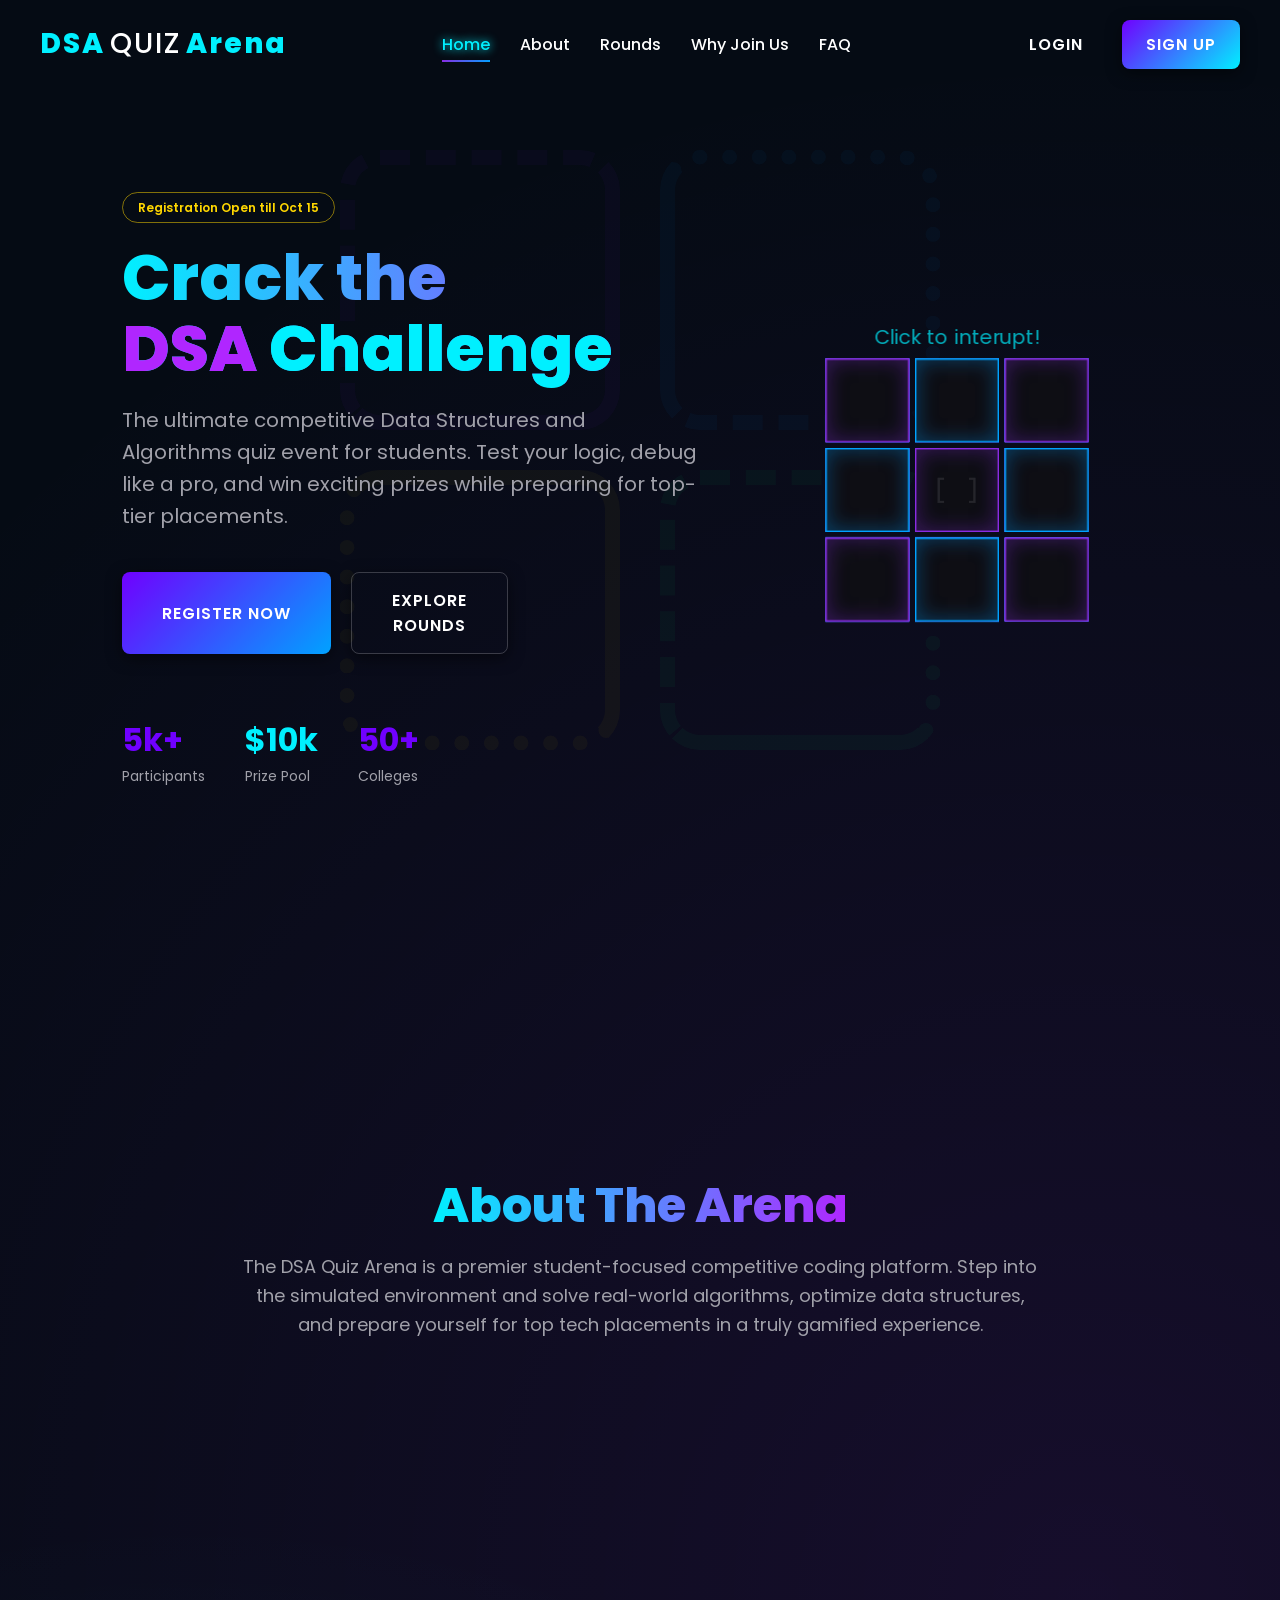
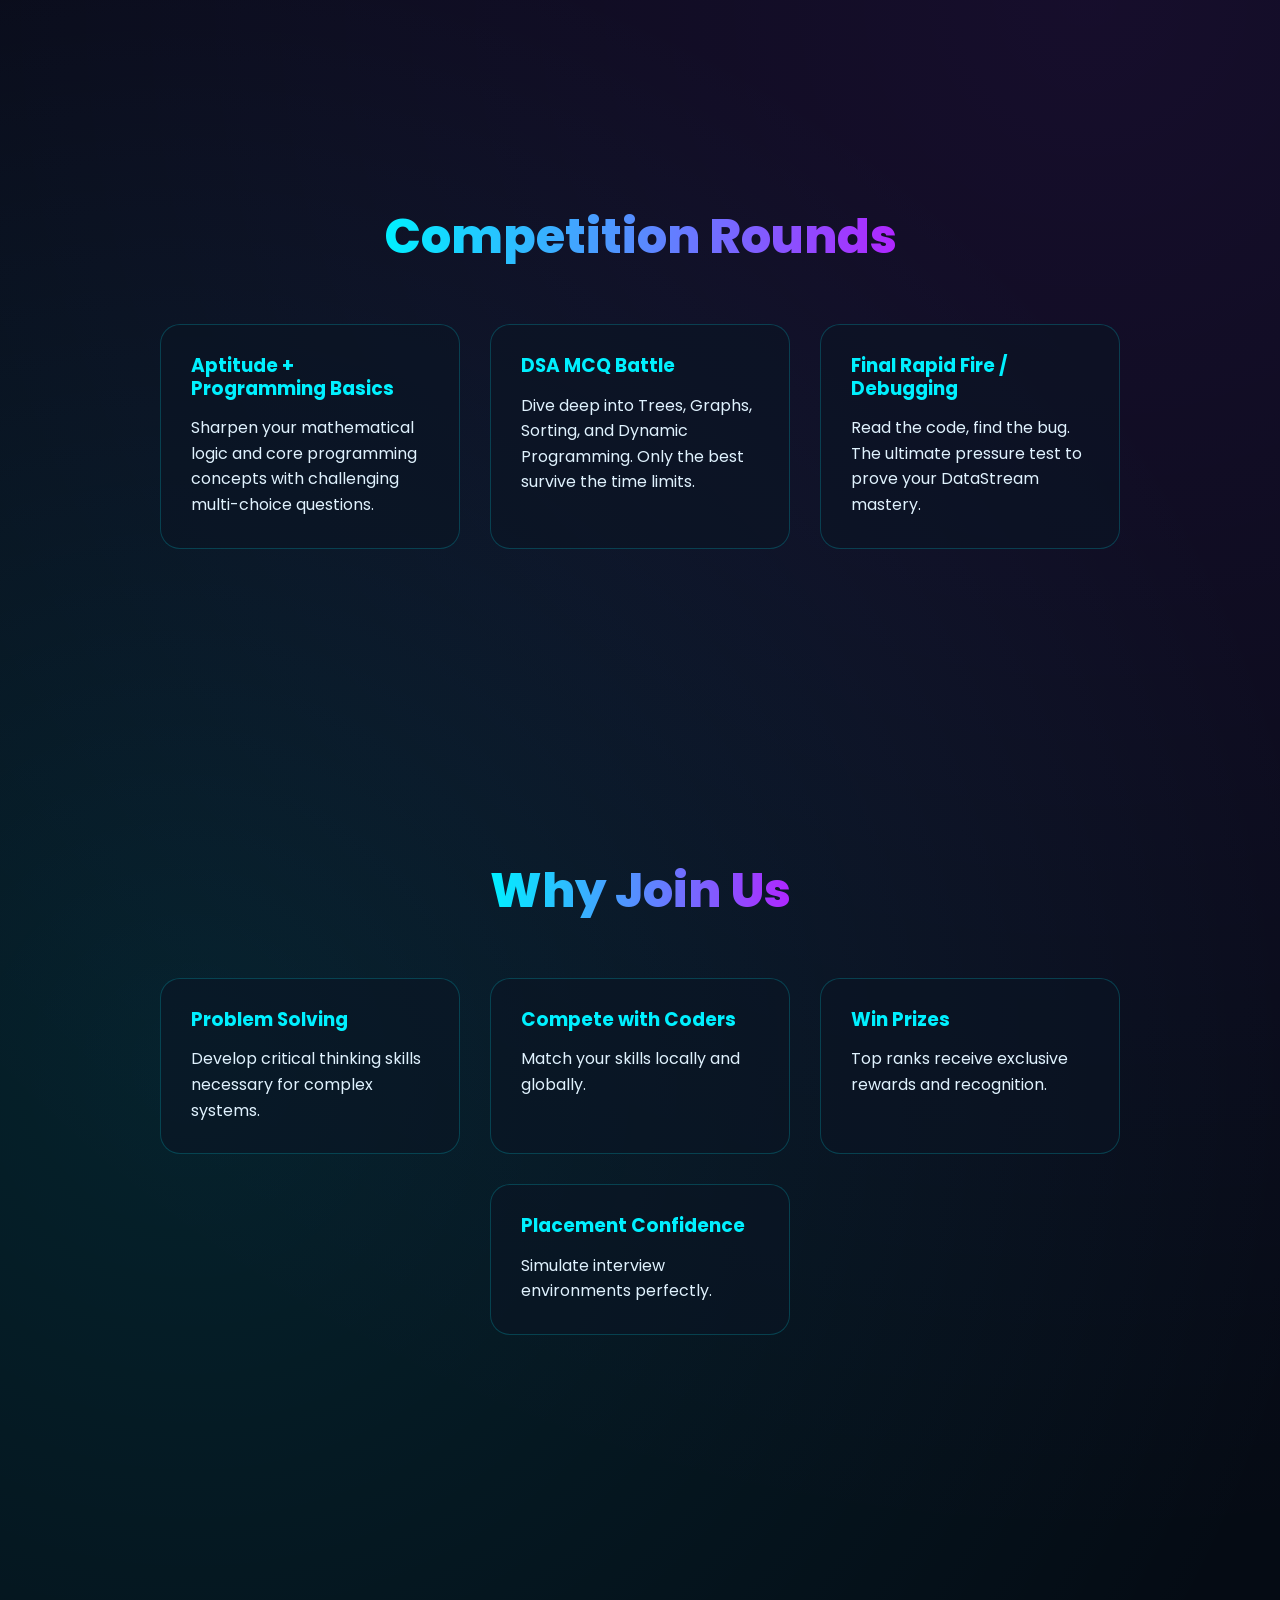
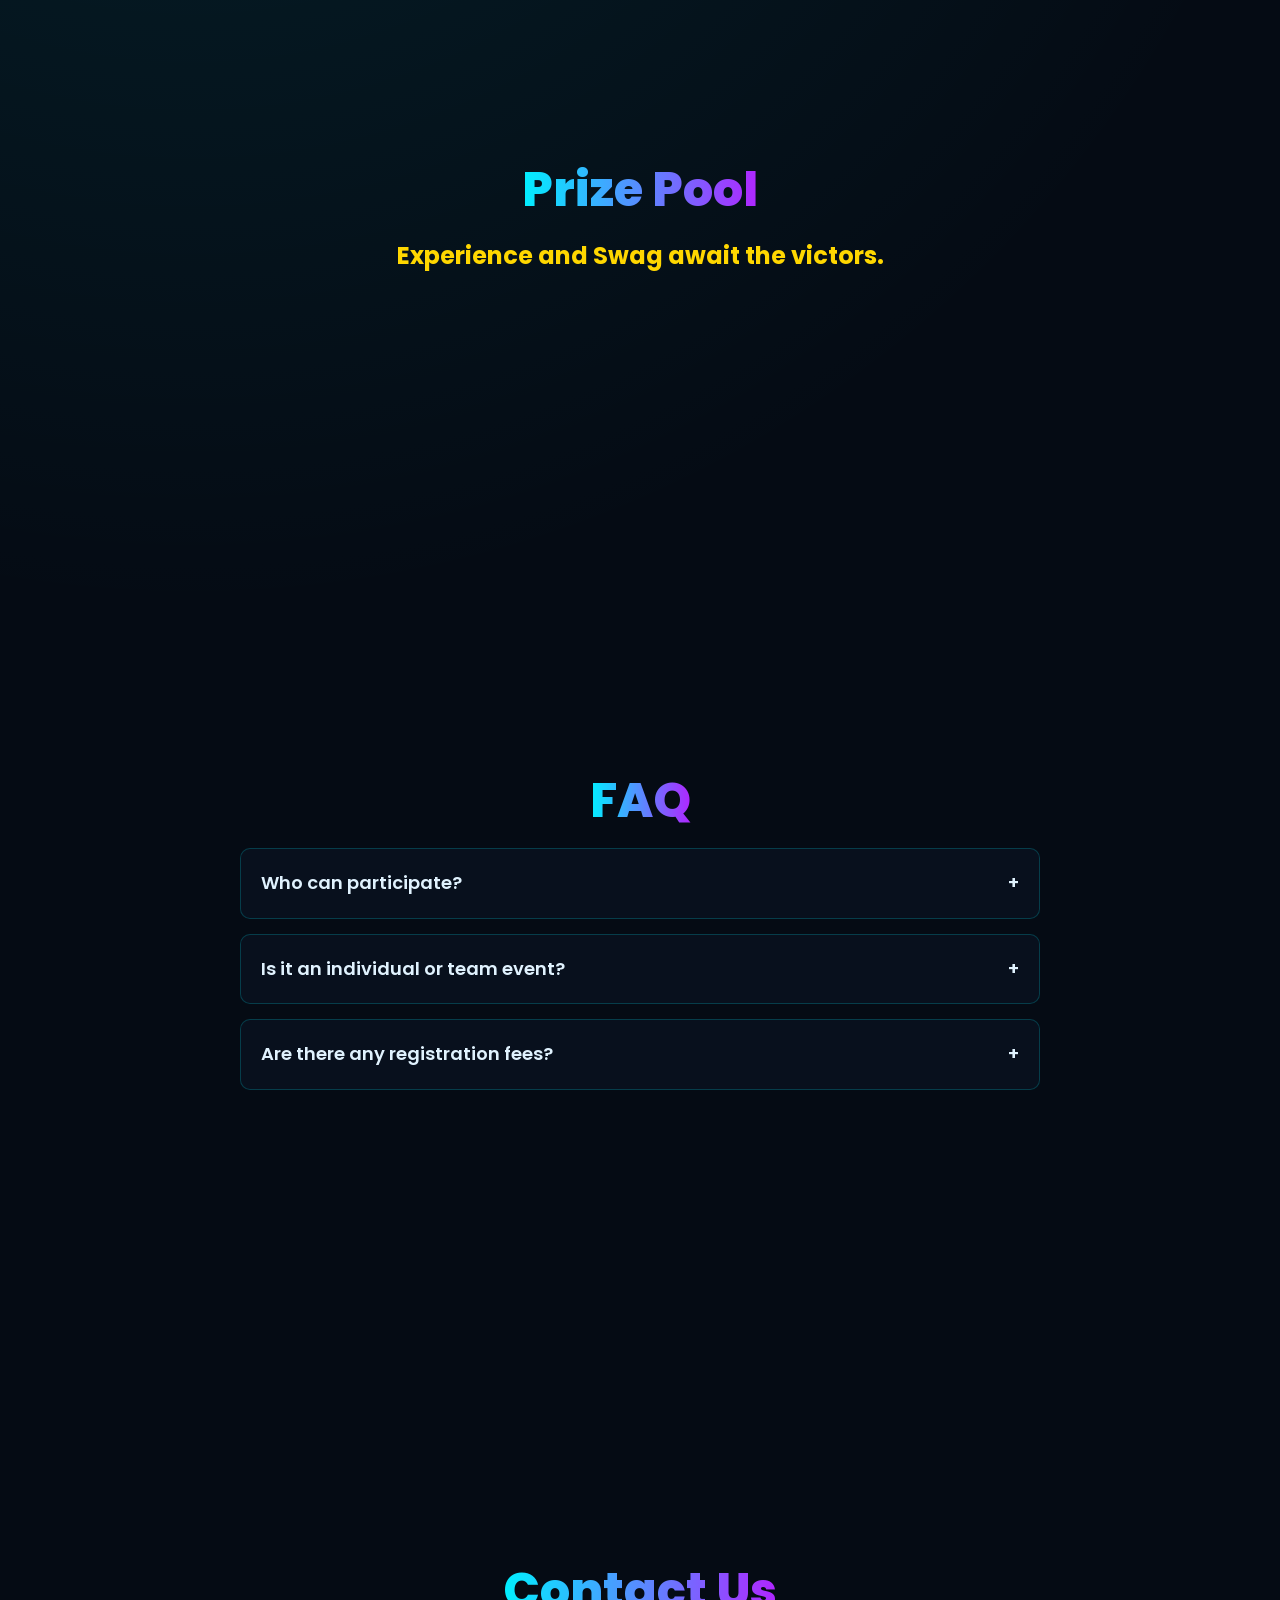
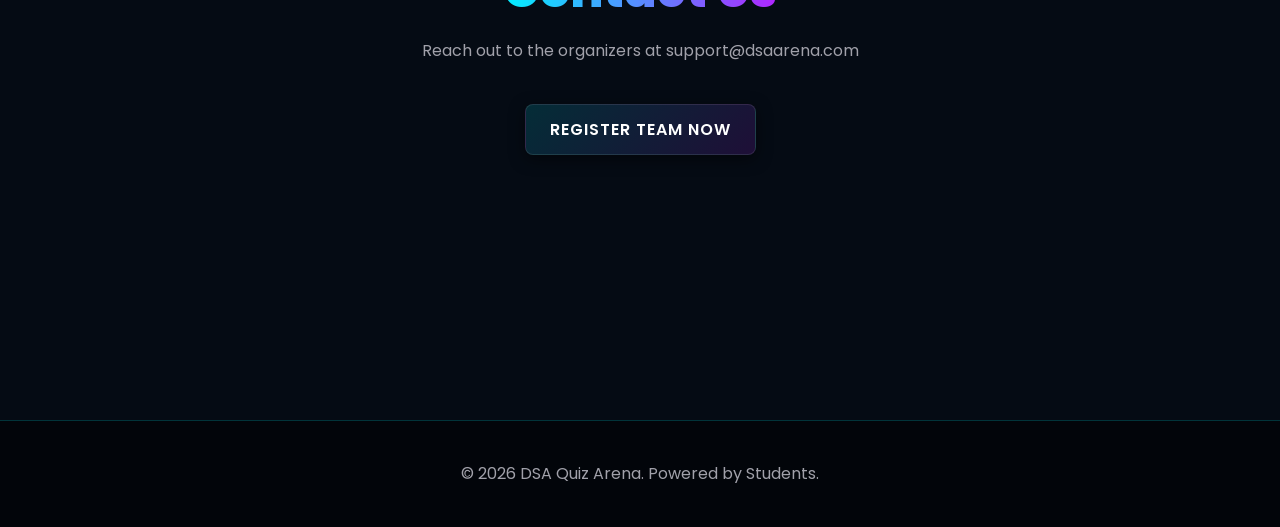
<file: game.html>
<!DOCTYPE html>
<html lang="en">
<head>
    <meta charset="UTF-8">
    <meta name="viewport" content="width=device-width, initial-scale=1.0">
    <title>Levels - Gamified DSA Arena</title>
    <link href="https://fonts.googleapis.com/css2?family=Poppins:wght@300;400;500;600;700;800&family=Inter:wght@400;500;600&family=JetBrains+Mono:wght@400;700&display=swap" rel="stylesheet">
    <link rel="stylesheet" href="style.css">
    <style>
        .page-content {
            min-height: 100vh;
        }
        /* Overriding views logic */
        .view {
            opacity: 1 !important;
            pointer-events: auto !important;
            transform: scale(1) !important;
            position: relative;
            display: none; /* We toggle display manually between path and quiz */
        }
        .view.active {
            display: block;
        }
		#view-quiz {
			display: flex; /* Override for styling */
		}
    </style>
</head>
<body>

    <!-- Path / Level Map View -->
    <div id="view-path" class="view active">
        <div style="position: fixed; top: 40px; left: 40px; z-index: 10;">
            <button class="btn-neon" style="padding: 8px 16px;" onclick="window.location.href='dashboard.html'">← Back to Dashboard</button>
            <h2 id="path-mode-title" style="margin-top: 20px; color: var(--neon-blue); text-transform: uppercase;">Beginner</h2>
        </div>
        <div id="path-container" class="path-container">
            <!-- Dynamic SVG Path and Level Nodes Go Here -->
        </div>
    </div>

    <!-- Quiz View -->
    <div id="view-quiz" class="view" style="justify-content: center; align-items: center; min-height: 100vh;">
        <div class="quiz-container glass-panel" style="width: 800px; max-width: 90%; padding: 40px; position: relative;">
            
            <div style="display: flex; justify-content: space-between; align-items: center; margin-bottom: 30px; border-bottom: 1px solid rgba(255,255,255,0.1); padding-bottom: 20px;">
                <div style="font-size: 24px; font-weight: bold; color: var(--neon-blue);">
                    LEVEL <span id="quiz-level-indicator">1</span>
                </div>
                
                <!-- Animated Timer -->
                <div style="position: relative; width: 70px; height: 70px;">
                    <svg viewBox="0 0 100 100" style="transform: rotate(-90deg); width: 100%; height: 100%;">
                        <circle cx="50" cy="50" r="45" fill="none" stroke="rgba(255,255,255,0.1)" stroke-width="6"/>
                        <circle id="timer-progress" cx="50" cy="50" r="45" fill="none" stroke="var(--neon-blue)" stroke-width="6" stroke-dasharray="283" stroke-dashoffset="0" style="transition: stroke-dashoffset 1s linear, stroke 0.3s; filter: drop-shadow(0 0 10px var(--neon-blue));"/>
                    </svg>
                    <div id="timer-text" style="position: absolute; top: 50%; left: 50%; transform: translate(-50%, -50%); font-size: 24px; font-weight: bold; font-family: 'JetBrains Mono'; text-shadow: 0 0 10px currentColor;">30</div>
                </div>
            </div>

            <h2 id="question-text" style="font-size: 24px; margin-bottom: 30px; line-height: 1.5;">Question text goes here?</h2>
            
            <div id="options-grid" style="display: flex; flex-direction: column; gap: 15px;">
                <!-- Options injected here -->
            </div>
        </div>
    </div>

    <!-- Level Result Overlay -->
    <div id="overlay-result" class="overlay hidden">
        <div class="overlay-content glass-panel" style="width: 500px; padding: 40px; position: relative; border-radius: 20px; text-align: center; border: 2px solid var(--primary); box-shadow: 0 0 30px rgba(0,240,255,0.3); background: rgba(10, 14, 23, 0.9);">
            
            <!-- Theme-adapted Ribbon -->
            <div id="result-ribbon" style="position: absolute; top: -30px; left: 50%; transform: translateX(-50%); background: linear-gradient(90deg, #00ff88, #00cc66); padding: 10px 50px; border-radius: 10px; border: 2px solid #fff; box-shadow: 0 0 20px #00ff88; white-space: nowrap; z-index: 10;">
                <h2 id="result-title" style="font-size: 32px; margin: 0; color: white; text-transform: uppercase; text-shadow: 0 0 10px white; font-weight: 800; letter-spacing: 2px;">COMPLETE</h2>
            </div>
            
            <div style="position: absolute; top: -15px; left: 15px; width: 30px; height: 30px; background: rgba(0,0,0,0.5); z-index: 9; transform: rotate(45deg);"></div>
            <div style="position: absolute; top: -15px; right: 15px; width: 30px; height: 30px; background: rgba(0,0,0,0.5); z-index: 9; transform: rotate(45deg);"></div>

            <div style="margin-top: 40px;">
                <h3 id="result-level-text" style="font-size: 36px; color: #fff; margin-bottom: 20px; font-weight: 800; letter-spacing: 2px; text-shadow: 0 0 15px var(--primary);">LEVEL <span id="result-level-num">1</span></h3>
                
                <div class="stars-container" id="result-stars" style="display: flex; justify-content: center; gap: 15px; margin-bottom: 30px; filter: drop-shadow(0px 10px 10px rgba(0,0,0,0.5));">
                    <!-- Stars injected here by JS -->
                </div>
                
                <div style="display: flex; justify-content: space-between; align-items: center; background: rgba(0,0,0,0.6); padding: 20px 30px; border-radius: 15px; margin-bottom: 40px; border: 1px solid rgba(255,255,255,0.1); box-shadow: inset 0 0 20px rgba(0,0,0,1);">
                    <span style="font-size: 20px; color: var(--text-muted); font-weight: bold; text-transform: uppercase;">Your Score</span>
                    <span id="result-score" style="font-size: 36px; color: #ffd700; font-family: 'JetBrains Mono'; text-shadow: 0 0 20px #ffd700; font-weight: 800;">0</span>
                </div>
                
                <p id="result-time" style="font-family: 'JetBrains Mono'; display: none;"></p>
                <p id="result-message" style="display: none;"></p>
                
                <div id="result-buttons" style="display: flex; justify-content: center; gap: 20px;">
                    <button id="btn-replay" class="btn-neon" style="flex: 1; padding: 15px; font-size: 22px; border-radius: 12px; cursor: pointer; border: 2px solid #00a2ff; background: rgba(0,162,255,0.2); color: white; transition: 0.3s; text-transform: uppercase; font-weight: 800; text-shadow: 0 0 5px white; box-shadow: 0 0 15px rgba(0,162,255,0.4);">REPLAY</button>
                    <button id="btn-next" class="btn-neon" style="flex: 1; padding: 15px; font-size: 22px; border-radius: 12px; cursor: pointer; border: 2px solid #00ff88; background: rgba(0,255,136,0.2); color: white; transition: 0.3s; text-transform: uppercase; font-weight: 800; text-shadow: 0 0 5px white; box-shadow: 0 0 15px rgba(0,255,136,0.4);">NEXT</button>
                </div>
            </div>
        </div>
    </div>

    <!-- Scripts -->
    <script src="questions.js" defer></script>
    <script src="app.js" defer></script>
    <script>
        document.addEventListener('DOMContentLoaded', () => {
            if (!localStorage.getItem('cq_user') || !localStorage.getItem('cq_currentMode')) {
                window.location.href = 'dashboard.html';
                return;
            }
            state.username = localStorage.getItem('cq_user');
            const mode = localStorage.getItem('cq_currentMode');
            document.getElementById('view-quiz').style.display = 'none'; // Only Path active
            openPath(mode);
        });
    </script>
</body>
</html>
</file>
<file: style.css>
:root {
    --bg-dark: #0a0e17;
    --primary: #00f0ff;
    --secondary: #ff0055;
    --accent: #7000ff;
    --text-main: #ffffff;
    --text-muted: #a0aabf;
    --glass-bg: rgba(16, 25, 43, 0.6);
    --glass-border: rgba(0, 240, 255, 0.2);
    --success: #00ff88;
    --danger: #ff3333;
    --font-main: 'Poppins', sans-serif;
}

* {
    margin: 0;
    padding: 0;
    box-sizing: border-box;
    font-family: var(--font-main);
}

body {
    background-color: var(--bg-dark);
    color: var(--text-main);
}

/* Background Scrolling Watermark Puzzle */
.watermark-puzzle {
    position: fixed;
    top: 50%;
    left: 50%;
    width: 600px;
    height: 600px;
    margin-top: -300px;
    margin-left: -300px;
    z-index: -5; /* Deep in the background */
    opacity: 0.04; /* Very subtle watermark */
    pointer-events: none; /* Ignore clicks */
    transition: transform 0.1s cubic-bezier(0.1, 0.7, 1.0, 0.1);
}

.wm-part {
    position: absolute;
    width: 280px;
    height: 280px;
    border: 15px solid var(--primary-blue);
    border-radius: 40px;
    transition: transform 0.1s cubic-bezier(0.1, 0.7, 1.0, 0.1);
}

.wm-1 { top: 0; left: 0; border-color: var(--primary-purple); border-style: dashed solid solid dashed; }
.wm-2 { top: 0; right: 0; border-color: var(--primary-blue); border-style: dotted dotted dashed solid; }
.wm-3 { bottom: 0; left: 0; border-color: var(--primary-yellow); border-style: solid solid dotted dotted; }
.wm-4 { bottom: 0; right: 0; border-color: var(--primary-green); border-style: dashed dotted solid dashed; }

/* Animated Background */
.background-anim {
    position: fixed;
    top: 0; left: 0; width: 100vw; height: 100vh;
    background: radial-gradient(circle at 15% 50%, rgba(112, 0, 255, 0.15), transparent 40%),
                radial-gradient(circle at 85% 30%, rgba(0, 240, 255, 0.15), transparent 40%);
    z-index: -1;
    animation: bgPulse 10s infinite alternate linear;
}

@keyframes bgPulse {
    0% { transform: scale(1); }
    100% { transform: scale(1.1); }
}

/* Glassmorphism Utilities */
.glass {
    background: rgba(16, 25, 43, 0.95);
    border: 1px solid var(--glass-border);
    border-radius: 20px;
    box-shadow: 0 8px 32px 0 rgba(0, 0, 0, 0.5);
}

/* Views Management */
.view {
    position: absolute;
    top: 0; left: 0;
    width: 100vw; height: 100vh;
    opacity: 0;
    pointer-events: none;
    transition: opacity 0.5s ease;
    overflow-y: auto;
}

.view.active {
    opacity: 1;
    pointer-events: all;
}

/* Authentication Styles */
#view-login, #view-register, #view-otp {
    display: flex;
    justify-content: center;
    align-items: center;
}

.auth-container {
    width: 400px;
    padding: 40px;
    text-align: center;
    position: relative;
    overflow: hidden;
}

.logo-container {
    margin-bottom: 30px;
}

.main-logo {
    width: 80px;
    height: 80px;
    margin: 0 auto 10px;
    filter: drop-shadow(0 0 10px var(--primary));
    animation: float 3s ease-in-out infinite;
}

@keyframes float {
    0%, 100% { transform: translateY(0); }
    50% { transform: translateY(-10px); }
}

.auth-form {
    display: none;
    animation: fadeIn 0.4s ease;
}

.auth-form.active {
    display: block;
}

@keyframes fadeIn {
    from { opacity: 0; transform: translateY(10px); }
    to { opacity: 1; transform: translateY(0); }
}

.input-group {
    position: relative;
    margin-bottom: 25px;
    text-align: left;
}

.input-group input {
    width: 100%;
    padding: 12px 15px;
    background: rgba(0,0,0,0.3);
    border: 1px solid rgba(255,255,255,0.1);
    border-radius: 8px;
    color: white;
    font-size: 16px;
    outline: none;
    transition: all 0.3s;
}

.input-group input:focus, .input-group input:valid {
    border-color: var(--primary);
    background: rgba(0, 240, 255, 0.05);
}

.input-group label {
    position: absolute;
    top: 50%;
    left: 15px;
    transform: translateY(-50%);
    color: var(--text-muted);
    transition: all 0.3s ease;
    pointer-events: none;
}

.input-group input:focus + label,
.input-group input:valid + label {
    top: -10px;
    left: 10px;
    font-size: 12px;
    background: var(--bg-dark);
    padding: 0 5px;
    color: var(--primary);
}

.password-group .pwd-toggle {
    position: absolute;
    top: 50%;
    right: 15px;
    transform: translateY(-50%);
    cursor: pointer;
    color: var(--text-muted);
    transition: color 0.3s, filter 0.3s;
}

.password-group .pwd-toggle:hover {
    color: var(--primary);
    filter: drop-shadow(0 0 5px var(--primary));
}

.pwd-icon {
    width: 24px;
    height: 24px;
}
.pwd-toggle.unlocked .pwd-icon {
    color: var(--secondary);
    filter: drop-shadow(0 0 5px var(--secondary));
}

.btn-primary {
    width: 100%;
    padding: 12px;
    border: none;
    border-radius: 8px;
    background: linear-gradient(45deg, var(--primary), var(--accent));
    color: white;
    font-size: 16px;
    font-weight: 600;
    cursor: pointer;
    transition: transform 0.2s, box-shadow 0.2s;
    text-transform: uppercase;
    letter-spacing: 1px;
}

.btn-primary:hover {
    transform: translateY(-2px);
    box-shadow: 0 5px 15px rgba(0, 240, 255, 0.4);
}

.switch-form {
    margin-top: 20px;
    font-size: 14px;
    color: var(--text-muted);
}

.switch-form span {
    color: var(--primary);
    cursor: pointer;
    font-weight: 600;
}

.switch-form span:hover {
    text-decoration: underline;
}

/* Dashboard Styles */
.top-nav {
    display: flex;
    justify-content: space-between;
    align-items: center;
    padding: 15px 40px;
    position: sticky;
    top: 0;
    z-index: 10;
    border-radius: 0 0 20px 20px;
    border-top: none;
}
.dashboard-nav {
    margin: 0 20px;
}

.nav-logo {
    font-size: 24px;
    font-weight: 800;
    color: var(--primary);
    text-shadow: 0 0 10px rgba(0, 240, 255, 0.5);
}

.user-profile {
    display: flex;
    align-items: center;
    gap: 15px;
    font-weight: 600;
}

.btn-icon {
    background: none;
    border: none;
    color: var(--text-muted);
    cursor: pointer;
    transition: color 0.3s;
}
.btn-icon:hover { color: var(--secondary); }

.dashboard-content {
    padding: 40px;
    max-width: 1200px;
    margin: 0 auto;
}

.main-title {
    text-align: center;
    font-size: 48px;
    margin-bottom: 50px;
    background: linear-gradient(45deg, var(--primary), var(--secondary));
    -webkit-background-clip: text;
    background-clip: text;
    color: transparent;
}

.modes-grid {
    display: grid;
    grid-template-columns: repeat(auto-fit, minmax(250px, 1fr));
    gap: 30px;
}

.mode-card {
    height: 300px;
    border-radius: 20px;
    display: flex;
    flex-direction: column;
    justify-content: center;
    align-items: center;
    cursor: pointer;
    position: relative;
    overflow: hidden;
    transition: transform 0.3s, box-shadow 0.3s;
    background: rgba(255, 255, 255, 0.03);
    border: 1px solid rgba(255,255,255,0.1);
}

.mode-card::before {
    content: '';
    position: absolute;
    top: -50%; left: -50%;
    width: 200%; height: 200%;
    background: radial-gradient(circle, rgba(255,255,255,0.1), transparent 60%);
    opacity: 0;
    transition: opacity 0.3s;
    pointer-events: none;
}

.mode-card:hover {
    transform: translateY(-10px);
}

.mode-card:hover::before {
    opacity: 1;
    animation: rotate 4s linear infinite;
}

@keyframes rotate {
    100% { transform: rotate(360deg); }
}

@keyframes rotate3d {
    0% { transform: rotateX(0deg) rotateY(0deg) rotateZ(0deg); }
    100% { transform: rotateX(360deg) rotateY(360deg) rotateZ(360deg); }
}

.mode-icon {
    width: 80px;
    height: 80px;
    margin-bottom: 20px;
}

.mode-card h3 {
    font-size: 24px;
    margin-bottom: 10px;
}

.mode-card p {
    color: var(--text-muted);
    font-size: 14px;
    text-align: center;
    padding: 0 20px;
}

/* Card Specific Colors */
.card-beginner { border-top: 3px solid #00ff88; box-shadow: 0 10px 30px rgba(0,255,136,0.1); }
.card-intermediate { border-top: 3px solid #00f0ff; box-shadow: 0 10px 30px rgba(0,240,255,0.1); }
.card-advanced { border-top: 3px solid #7000ff; box-shadow: 0 10px 30px rgba(112,0,255,0.1); }
.card-competitive { border-top: 3px solid #ff0055; box-shadow: 0 10px 30px rgba(255,0,85,0.1); }

.card-beginner:hover { box-shadow: 0 10px 40px rgba(0,255,136,0.3); }
.card-intermediate:hover { box-shadow: 0 10px 40px rgba(0,240,255,0.3); }
.card-advanced:hover { box-shadow: 0 10px 40px rgba(112,0,255,0.3); }
.card-competitive:hover { box-shadow: 0 10px 40px rgba(255,0,85,0.3); }


/* Path Component Styles */
.btn-back {
    background: transparent;
    border: 1px solid var(--primary);
    color: var(--primary);
    padding: 8px 16px;
    border-radius: 6px;
    cursor: pointer;
    transition: all 0.3s;
}
.btn-back:hover {
    background: var(--primary);
    color: var(--bg-dark);
}

.mode-title {
    font-size: 18px;
    font-weight: 600;
    color: var(--primary);
    text-transform: uppercase;
}

.path-container {
    width: 100vw;
    height: calc(100vh - 70px);
    overflow-y: auto;
    overflow-x: hidden;
    position: relative;
    padding: 50px 0 150px;
}

.svg-path {
    position: absolute;
    top: 50px;
    left: 50%;
    transform: translateX(-50%);
    width: 600px;
    z-index: 1;
}

.road-line {
    fill: none;
    stroke: rgba(255,255,255,0.1);
    stroke-width: 40;
    stroke-linecap: round;
}

.road-progress {
    fill: none;
    stroke: var(--primary);
    stroke-width: 10;
    stroke-linecap: round;
    stroke-dasharray: 2000;
    stroke-dashoffset: 2000;
    transition: stroke-dashoffset 1.5s ease-out;
    filter: drop-shadow(0 0 10px var(--primary));
}

.milestone {
    position: absolute;
    width: 80px;
    height: 80px;
    transform: translate(-50%, -50%);
    z-index: 2;
    cursor: pointer;
    transition: transform 0.3s;
}

.milestone:hover {
    transform: translate(-50%, -50%) scale(1.1);
}

.house-svg {
    width: 100%;
    height: 100%;
    filter: grayscale(100%);
    opacity: 0.5;
    transition: all 0.3s;
}

.milestone.active .house-svg,
.milestone.completed .house-svg {
    filter: grayscale(0%);
    opacity: 1;
}

.milestone.active .house-svg {
    animation: pulse 2s infinite;
}

@keyframes pulse {
    0% { filter: drop-shadow(0 0 5px var(--primary)); transform: scale(1); }
    50% { filter: drop-shadow(0 0 20px var(--primary)); transform: scale(1.05); }
    100% { filter: drop-shadow(0 0 5px var(--primary)); transform: scale(1); }
}

.player-avatar {
    position: absolute;
    width: 50px;
    height: 50px;
    z-index: 3;
    transform: translate(-50%, -50%);
    transition: top 1.5s ease-in-out, left 1.5s ease-in-out;
    pointer-events: none;
}

.player-svg {
    width: 100%;
    height: 100%;
    filter: drop-shadow(0 0 10px var(--secondary));
    animation: bounce 1s infinite alternate;
}

@keyframes bounce {
    from { transform: translateY(0); }
    to { transform: translateY(-10px); }
}

.level-label {
    position: absolute;
    bottom: -25px;
    left: 50%;
    transform: translateX(-50%);
    background: rgba(0,0,0,0.8);
    padding: 4px 8px;
    border-radius: 4px;
    font-size: 14px;
    font-weight: 600;
    white-space: nowrap;
    border: 1px solid var(--primary);
}


/* Quiz Interface */
#view-quiz {
    display: flex;
    justify-content: center;
    align-items: center;
}

.quiz-container {
    width: 800px;
    max-width: 90%;
    padding: 40px;
}

.quiz-header {
    display: flex;
    justify-content: space-between;
    align-items: center;
    margin-bottom: 30px;
    border-bottom: 1px solid rgba(255,255,255,0.1);
    padding-bottom: 20px;
}

.level-indicator {
    font-size: 24px;
    font-weight: bold;
    color: var(--primary);
}

.timer-container {
    position: relative;
    width: 60px;
    height: 60px;
}

.timer-svg {
    transform: rotate(-90deg);
}

.timer-bg {
    fill: none;
    stroke: rgba(255,255,255,0.1);
    stroke-width: 6;
}

.timer-progress {
    fill: none;
    stroke: var(--secondary);
    stroke-width: 6;
    stroke-dasharray: 283; /* 2 * pi * 45 */
    stroke-dashoffset: 0;
    transition: stroke-dashoffset 1s linear, stroke 0.3s;
}

.timer-text {
    position: absolute;
    top: 50%;
    left: 50%;
    transform: translate(-50%, -50%);
    font-size: 20px;
    font-weight: bold;
}

.question-container h2 {
    font-size: 28px;
    margin-bottom: 30px;
    line-height: 1.4;
}

.options-grid {
    display: flex;
    flex-direction: column;
    gap: 15px;
}

.option-btn {
    padding: 20px;
    background: rgba(255,255,255,0.05);
    border: 1px solid rgba(255,255,255,0.1);
    border-radius: 12px;
    color: white;
    font-size: 18px;
    text-align: left;
    cursor: pointer;
    transition: all 0.2s;
    display: flex;
    align-items: center;
}

.option-btn::before {
    content: '';
    display: inline-block;
    width: 20px;
    height: 20px;
    border: 2px solid var(--text-muted);
    border-radius: 50%;
    margin-right: 15px;
    transition: all 0.2s;
}

.option-btn:hover {
    background: rgba(0,240,255,0.1);
    border-color: var(--primary);
    transform: translateX(10px);
}

.option-btn.selected {
    background: rgba(0,240,255,0.2);
    border-color: var(--primary);
}
.option-btn.selected::before {
    border-color: var(--primary);
    background: var(--primary);
    box-shadow: 0 0 10px var(--primary);
}

.option-btn.correct {
    background: rgba(0,255,136,0.2);
    border-color: var(--success);
}
.option-btn.correct::before {
    border-color: var(--success);
    background: var(--success);
}

.option-btn.wrong {
    background: rgba(255,51,51,0.2);
    border-color: var(--danger);
}
.option-btn.wrong::before {
    border-color: var(--danger);
    background: var(--danger);
}

/* Overlays */
.overlay {
    position: fixed;
    top: 0; left: 0;
    width: 100vw; height: 100vh;
    background: rgba(2, 6, 12, 0.95);
    display: flex;
    justify-content: center;
    align-items: center;
    z-index: 100;
    transition: opacity 0.3s;
}

.overlay.hidden {
    opacity: 0;
    pointer-events: none;
}

.overlay-content {
    padding: 50px;
    text-align: center;
    transform: scale(0.9);
    transition: transform 0.3s cubic-bezier(0.175, 0.885, 0.32, 1.275);
}

.overlay:not(.hidden) .overlay-content {
    transform: scale(1);
}

.overlay-content h2 {
    font-size: 36px;
    margin-bottom: 20px;
}

.overlay-content p {
    font-size: 20px;
    color: var(--text-muted);
    margin-bottom: 30px;
}

/* 3D Landing Page Styles */
.hero-3d-wrapper {
    width: 100vw;
    height: 100vh;
    perspective: 1200px;
    display: flex;
    justify-content: center;
    align-items: center;
    overflow: hidden;
    position: relative;
    background: #000;
}

.hero-3d-scene {
    width: 100vw;
    height: 100vh;
    position: absolute;
    top: 0; left: 0;
    transform-style: preserve-3d;
    transition: transform 0.1s ease-out; /* Smooth follow for JS */
    display: flex;
    justify-content: center;
    align-items: center;
}

.hero-3d-bg {
    position: absolute;
    top: -10%; left: -10%;
    width: 120%; height: 120%;
    object-fit: cover;
    transform: translateZ(-500px) scale(1.5);
    z-index: 1;
    opacity: 0.6;
    pointer-events: none;
}

.hero-3d-fg {
    position: absolute;
    bottom: -10%;
    right: -5%;
    width: 60%;
    max-width: 800px;
    object-fit: contain;
    transform: translateZ(100px);
    z-index: 2;
    pointer-events: none;
    filter: drop-shadow(0 0 20px rgba(0,240,255,0.4));
    animation: float 6s ease-in-out infinite;
}

.hero-content-3d {
    position: relative;
    z-index: 3;
    transform: translateZ(300px);
    padding: 60px;
    text-align: center;
    width: 800px;
    max-width: 90%;
}

/* Floating Elements & Logos */
.float-el-1, .float-el-2 {
    position: absolute;
    z-index: 2;
    pointer-events: none;
    filter: drop-shadow(0 0 15px rgba(0,240,255,0.6));
}

.float-el-1 {
    top: 20%;
    left: 10%;
    width: 15rem;
    transform: translateZ(250px);
    animation: float-tilt 5s ease-in-out infinite alternate;
}

.float-el-2 {
    bottom: 20%;
    right: 15%;
    width: 12rem;
    transform: translateZ(200px);
    animation: float-tilt 6s ease-in-out infinite alternate-reverse;
}

@keyframes float-tilt {
    0% { transform: translateY(0) rotateX(0) rotateY(0) translateZ(250px); }
    100% { transform: translateY(-20px) rotateX(10deg) rotateY(15deg) translateZ(250px); }
}

.auth-logo {
    width: 100px;
    height: 100px;
    margin: 0 auto 15px;
    border-radius: 50%;
    border: 3px solid var(--primary);
    box-shadow: 0 0 20px rgba(0, 240, 255, 0.4);
    display: block;
}

/* =========================================
   VARIABLES
========================================= */
:root {
  --bg-dark: #0a0a0f;
  --bg-darker: #050508;
  --text-main: #f8f8f8;
  --text-muted: #a1a1aa;
  
  --primary-purple: #8a2be2;
  --primary-blue: #00a2ff;
  --primary-yellow: #ffd700;
  --primary-green: #00ff88;
  --primary-red: #ff3366;
  
  --gradient-main: linear-gradient(135deg, var(--primary-purple), var(--primary-blue));
  --gradient-glow: linear-gradient(135deg, rgba(138,43,226,0.5), rgba(0,162,255,0.5));
  
  --glass-bg: rgba(255, 255, 255, 0.03);
  --glass-border: rgba(255, 255, 255, 0.08);
  --glass-hover: rgba(255, 255, 255, 0.06);
  
  --transition-normal: all 0.3s ease;
  --transition-slow: all 0.5s cubic-bezier(0.25, 0.8, 0.25, 1);
}

/* =========================================
   RESET & BASE
========================================= */
* {
  margin: 0;
  padding: 0;
  box-sizing: border-box;
}

html {
  scroll-behavior: smooth;
  scroll-padding-top: 80px;
}

body {
  font-family: 'Outfit', sans-serif;
  background-color: var(--bg-dark);
  color: var(--text-main);
  line-height: 1.6;
  overflow-x: hidden;
}

a {
  text-decoration: none;
  color: inherit;
}

ul {
  list-style: none;
}

/* =========================================
   TYPOGRAPHY & UTILITIES
========================================= */
h1, h2, h3, h4, h5, h6 {
  line-height: 1.2;
  margin-bottom: 0.5em;
}

.bold-heading {
  font-size: clamp(2.5rem, 5vw + 1rem, 4.5rem);
  font-weight: 800;
  line-height: 1.1;
  letter-spacing: -1px;
}

.text-gradient {
  background: var(--gradient-main);
  -webkit-background-clip: text;
  -webkit-text-fill-color: transparent;
  background-clip: text;
}

.text-highlight {
  color: var(--primary-blue);
}

.section {
  padding: 6rem 0;
  position: relative;
}

.container {
  max-width: 1200px;
  margin: 0 auto;
  padding: 0 1.5rem;
}

.section-header {
  text-align: center;
  max-width: 700px;
  margin: 0 auto 4rem auto;
}

.section-title {
  font-size: clamp(2rem, 4vw, 3rem);
  font-weight: 700;
}

.section-desc {
  color: var(--text-muted);
  font-size: 1.1rem;
}

.glass-card {
  background: var(--glass-bg);
  backdrop-filter: blur(10px);
  -webkit-backdrop-filter: blur(10px);
  border: 1px solid var(--glass-border);
  border-radius: 16px;
  box-shadow: 0 10px 30px rgba(0, 0, 0, 0.2);
  transition: var(--transition-normal);
}

.glass-card:hover {
  background: var(--glass-hover);
  border-color: rgba(255, 255, 255, 0.15);
  transform: translateY(-5px);
  box-shadow: 0 15px 40px rgba(0, 0, 0, 0.4);
}

.mt-2 { margin-top: 0.5rem; }
.mt-3 { margin-top: 1rem; }
.mt-4 { margin-top: 1.5rem; }

/* =========================================
   BUTTONS & FORMS
========================================= */
.btn {
  display: inline-block;
  padding: 0.75rem 1.5rem;
  border-radius: 8px;
  font-family: inherit;
  font-weight: 600;
  font-size: 1rem;
  cursor: pointer;
  transition: var(--transition-normal);
  border: none;
  outline: none;
  text-align: center;
}

.btn-lg {
  padding: 1rem 2rem;
  font-size: 1.1rem;
}

.btn-block {
  display: block;
  width: 100%;
}

.btn-primary {
  background: var(--gradient-main);
  color: white;
  box-shadow: 0 4px 15px rgba(138, 43, 226, 0.4);
}

.btn-primary:hover {
  box-shadow: 0 6px 20px rgba(0, 162, 255, 0.6);
  transform: translateY(-2px);
  filter: brightness(1.1);
}

.btn-secondary {
  background: transparent;
  color: white;
  border: 1px solid rgba(255, 255, 255, 0.2);
}

.btn-secondary:hover {
  background: rgba(255, 255, 255, 0.05);
  border-color: rgba(255, 255, 255, 0.5);
  transform: translateY(-2px);
}

.input-group {
  margin-bottom: 1.5rem;
  width: 100%;
}

.input-group label {
  display: block;
  position: static;
  transform: none;
  pointer-events: auto;
  padding: 0;
  margin-bottom: 0.5rem;
  font-size: 0.9rem;
  font-weight: 500;
  color: var(--text-muted);
  background: transparent;
}

.input-group .optional {
  font-size: 0.8rem;
  color: rgba(255, 255, 255, 0.3);
}

.input-group input {
  width: 100%;
  padding: 1rem;
  background: rgba(0, 0, 0, 0.3);
  border: 1px solid var(--glass-border);
  border-radius: 8px;
  color: white;
  font-family: inherit;
  font-size: 1rem;
  transition: var(--transition-normal);
}

.input-group input:focus {
  outline: none;
  border-color: var(--primary-blue);
  box-shadow: 0 0 0 2px rgba(0, 162, 255, 0.2);
}

.input-group input::placeholder {
  color: rgba(255, 255, 255, 0.2);
}

.form-row {
  display: flex;
  gap: 1rem;
}

/* =========================================
   NAVBAR
========================================= */
.navbar {
  position: fixed;
  top: 0;
  width: 100%;
  padding: 1.5rem 0;
  z-index: 1000;
  transition: var(--transition-normal);
}

.navbar.scrolled {
  padding: 1rem 0;
  background: rgba(10, 10, 15, 0.85);
  backdrop-filter: blur(10px);
  -webkit-backdrop-filter: blur(10px);
  box-shadow: 0 4px 20px rgba(0, 0, 0, 0.5);
  border-bottom: 1px solid var(--glass-border);
}

.nav-container {
  max-width: 1200px;
  margin: 0 auto;
  padding: 0 1.5rem;
  display: flex;
  justify-content: space-between;
  align-items: center;
}

.logo {
  font-size: 1.5rem;
  font-weight: 800;
  display: flex;
  align-items: center;
  gap: 5px;
}

.logo-highlight {
  color: var(--primary-blue);
}

.nav-links {
  display: flex;
  gap: 2.5rem;
}

.nav-links a {
  font-weight: 500;
  color: var(--text-muted);
  transition: var(--transition-normal);
  font-size: 1rem;
  position: relative;
}

.nav-links a:hover,
.nav-links a.active {
  color: white;
}

.nav-links a::after {
  content: '';
  position: absolute;
  bottom: -5px;
  left: 0;
  width: 0;
  height: 2px;
  background: var(--gradient-main);
  transition: var(--transition-normal);
}

.nav-links a:hover::after,
.nav-links a.active::after {
  width: 100%;
}

.nav-actions {
  display: flex;
  align-items: center;
  gap: 1.5rem;
}

.hamburger {
  display: none;
  cursor: pointer;
  z-index: 1001;
}

.hamburger .line {
  width: 25px;
  height: 2px;
  background-color: white;
  margin: 5px 0;
  transition: var(--transition-normal);
}

/* =========================================
   MODAL
========================================= */
.modal-overlay {
  position: fixed;
  top: 0;
  left: 0;
  width: 100%;
  height: 100%;
  background: rgba(0, 0, 0, 0.8);
  backdrop-filter: blur(5px);
  -webkit-backdrop-filter: blur(5px);
  z-index: 2000;
  display: flex;
  justify-content: center;
  align-items: center;
  opacity: 0;
  visibility: hidden;
  transition: var(--transition-normal);
}

.modal-overlay.active {
  opacity: 1;
  visibility: visible;
}

.modal-content {
  width: 90%;
  max-width: 600px;
  padding: 3rem 2.5rem;
  position: relative;
  transform: translateY(30px) scale(0.95);
  transition: var(--transition-slow);
  background: #111116; /* Slightly lighter than pure dark */
  max-height: 90vh;
  overflow-y: auto;
}

.modal-overlay.active .modal-content {
  transform: translateY(0) scale(1);
}

.close-btn {
  position: absolute;
  top: 1.5rem;
  right: 1.5rem;
  background: none;
  border: none;
  color: var(--text-muted);
  font-size: 2rem;
  cursor: pointer;
  transition: var(--transition-normal);
  line-height: 1;
}

.close-btn:hover {
  color: white;
  transform: scale(1.1);
}

.modal-header {
  text-align: center;
  margin-bottom: 2rem;
}

/* Scrollbar for modal */
.modal-content::-webkit-scrollbar {
  width: 6px;
}
.modal-content::-webkit-scrollbar-track {
  background: transparent;
}
.modal-content::-webkit-scrollbar-thumb {
  background: rgba(255, 255, 255, 0.2);
  border-radius: 10px;
}

/* =========================================
   HERO SECTION
========================================= */
.hero {
  position: relative;
  min-height: 100vh;
  display: flex;
  align-items: center;
  overflow: hidden;
  padding-top: 80px;
}

.hero-bg-elements {
  position: absolute;
  top: 0;
  left: 0;
  width: 100%;
  height: 100%;
  overflow: hidden;
  z-index: -1;
}

.orb {
  position: absolute;
  border-radius: 50%;
  filter: blur(100px);
  opacity: 0.5;
  animation: float 10s infinite ease-in-out alternate;
}

.orb-1 {
  top: -10%;
  right: -5%;
  width: 50vw;
  height: 50vw;
  background: rgba(138, 43, 226, 0.2);
}

.orb-2 {
  bottom: -10%;
  left: -10%;
  width: 40vw;
  height: 40vw;
  background: rgba(0, 162, 255, 0.2);
  animation-delay: -5s;
}

.hero-container {
  display: grid;
  grid-template-columns: 1.2fr 1fr;
  gap: 4rem;
  align-items: center;
  position: relative;
  z-index: 1;
}

.badge {
  display: inline-block;
  padding: 0.5rem 1rem;
  background: rgba(255, 215, 0, 0.1);
  color: var(--primary-yellow);
  border-radius: 20px;
  font-size: 0.9rem;
  font-weight: 600;
  margin-bottom: 1.5rem;
  border: 1px solid rgba(255, 215, 0, 0.3);
}

.hero .subtitle {
  font-size: 1.2rem;
  color: var(--text-muted);
  margin-bottom: 2.5rem;
  max-width: 90%;
}

.hero-btns {
  display: flex;
  gap: 1rem;
  margin-bottom: 3rem;
}

.hero-stats {
  display: flex;
  gap: 3rem;
  border-top: 1px solid var(--glass-border);
  padding-top: 2rem;
}

.stat-num {
  font-size: 2rem;
  font-weight: 700;
  font-family: 'JetBrains Mono', monospace;
  color: var(--text-main);
  background: var(--gradient-main);
  -webkit-background-clip: text;
  -webkit-text-fill-color: transparent;
}

.stat-text {
  font-size: 0.9rem;
  color: var(--text-muted);
}

/* =========================================
   3D PUZZLE SCENE
========================================= */
.hero-puzzle-container {
  display: flex;
  justify-content: center;
  align-items: center;
  position: relative;
  height: 500px;
}

.interactive-hint {
  position: absolute;
  top: -20px;
  color: var(--primary-yellow);
  font-size: 0.9rem;
  animation: pulse 2s infinite;
  pointer-events: none;
}

.scene {
  width: 200px;
  height: 200px;
  perspective: 1000px;
  cursor: pointer;
}

.puzzle-cube {
  width: 100%;
  height: 100%;
  position: relative;
  transform-style: preserve-3d;
  animation: rotateCube 20s infinite linear;
  transition: transform 0.5s ease;
}

.puzzle-cube:hover {
  animation-play-state: paused;
}

@keyframes rotateCube {
  0% { transform: rotateX(0deg) rotateY(0deg); }
  100% { transform: rotateX(360deg) rotateY(360deg); }
}

/* Small Cube parts generated by JS */
.cube-part {
  position: absolute;
  width: 60px;
  height: 60px;
  transform-style: preserve-3d;
  transition: all 1.5s cubic-bezier(0.175, 0.885, 0.32, 1.275);
}

/* The faces of each small cube */
.cube-face {
  position: absolute;
  width: 60px;
  height: 60px;
  background: rgba(15, 15, 20, 0.85);
  border: 1px solid var(--primary-purple);
  box-shadow: inset 0 0 15px rgba(138, 43, 226, 0.3);
  backdrop-filter: blur(4px);
  display: flex;
  justify-content: center;
  align-items: center;
  font-family: 'JetBrains Mono', monospace;
  color: rgba(255,255,255,0.1);
  font-size: 1.2rem;
}

/* Face positioning applied by standard CSS */
.cube-face.front  { transform: rotateY(  0deg) translateZ(30px); }
.cube-face.right  { transform: rotateY( 90deg) translateZ(30px); }
.cube-face.back   { transform: rotateY(180deg) translateZ(30px); }
.cube-face.left   { transform: rotateY(-90deg) translateZ(30px); }
.cube-face.top    { transform: rotateX( 90deg) translateZ(30px); }
.cube-face.bottom { transform: rotateX(-90deg) translateZ(30px); }

/* Highlight edges slightly */
.cube-part:nth-child(even) .cube-face {
  border-color: var(--primary-blue);
  box-shadow: inset 0 0 15px rgba(0, 162, 255, 0.3);
}

/* Exploding effect classes applied by JS */
.explode .cube-part {
  opacity: 0;
  pointer-events: none;
}

/* Scroll down indicator */
.scrolldown-indicator {
  position: absolute;
  bottom: 30px;
  left: 50%;
  transform: translateX(-50%);
  z-index: 10;
}

.mouse {
  width: 30px;
  height: 50px;
  border: 2px solid rgba(255, 255, 255, 0.3);
  border-radius: 20px;
  position: relative;
}

.wheel {
  width: 4px;
  height: 8px;
  background: var(--primary-blue);
  border-radius: 2px;
  position: absolute;
  top: 10px;
  left: 50%;
  transform: translateX(-50%);
  animation: scrollMouse 2s infinite;
}

@keyframes scrollMouse {
  0% { top: 10px; opacity: 1; }
  100% { top: 25px; opacity: 0; }
}

/* =========================================
   ABOUT SECTION
========================================= */
.about-grid {
  display: grid;
  grid-template-columns: 1fr 1fr;
  gap: 4rem;
  align-items: center;
}

.about-text {
  padding: 3rem;
}

.about-text h3 {
  font-size: 1.8rem;
  margin-bottom: 1.5rem;
  color: var(--primary-blue);
}

.about-text p {
  color: var(--text-muted);
  margin-bottom: 1.5rem;
}

.feature-list {
  margin-top: 2rem;
}

.feature-list li {
  margin-bottom: 0.8rem;
  display: flex;
  align-items: center;
  gap: 10px;
  font-weight: 500;
}

.icon-check {
  color: var(--primary-green);
  font-weight: bold;
  font-style: normal;
}

.about-image-standin {
  padding: 1px;
  background: linear-gradient(135deg, rgba(255,255,255,0.1), rgba(255,255,255,0.02));
}

.code-window {
  background: #1e1e1e;
  border-radius: 15px;
  overflow: hidden;
  height: 100%;
}

.code-header {
  background: #2d2d2d;
  padding: 10px 15px;
  display: flex;
  gap: 8px;
}

.dot {
  width: 12px;
  height: 12px;
  border-radius: 50%;
}

.dot.red { background: #ff5f56; }
.dot.yellow { background: #ffbd2e; }
.dot.green { background: #27c93f; }

code {
  display: block;
  padding: 2rem;
  color: #a6accd;
  font-family: 'JetBrains Mono', monospace;
  font-size: 0.95rem;
  line-height: 1.5;
  overflow-x: auto;
}

code .language-js {
  color: #82aaff;
}

/* =========================================
   ROUNDS SECTION
========================================= */
.cards-grid {
  display: grid;
  grid-template-columns: repeat(auto-fit, minmax(300px, 1fr));
  gap: 2rem;
}

.round-card {
  padding: 3rem 2rem;
  text-align: center;
  position: relative;
  overflow: hidden;
}

.round-card::before {
  content: '';
  position: absolute;
  top: 0;
  left: 0;
  width: 100%;
  height: 4px;
  background: var(--gradient-main);
  transform: scaleX(0);
  transform-origin: left;
  transition: var(--transition-normal);
}

.round-card:hover::before {
  transform: scaleX(1);
}

.round-icon {
  width: 80px;
  height: 80px;
  margin: 0 auto 2rem auto;
  border-radius: 50%;
  background: rgba(138, 43, 226, 0.1);
  display: flex;
  justify-content: center;
  align-items: center;
  font-size: 1.5rem;
  font-weight: 800;
  color: var(--primary-purple);
  border: 1px solid rgba(138, 43, 226, 0.3);
  font-family: 'JetBrains Mono', monospace;
}

.highlight-icon {
  background: rgba(255, 215, 0, 0.1);
  color: var(--primary-yellow);
  border-color: rgba(255, 215, 0, 0.3);
}

.round-card h3 {
  font-size: 1.5rem;
  margin-bottom: 1rem;
}

.round-detail {
  color: var(--text-muted);
  margin-bottom: 2rem;
  font-size: 0.95rem;
}

.round-features {
  border-top: 1px solid var(--glass-border);
  padding-top: 1.5rem;
}

.round-features li {
  margin-bottom: 0.5rem;
  color: #ddd;
  font-size: 0.9rem;
}

/* =========================================
   FEATURES SECTION / WHY JOIN US
========================================= */
.features-grid {
  display: grid;
  grid-template-columns: repeat(auto-fit, minmax(250px, 1fr));
  gap: 2rem;
}

.feature-card {
  padding: 2.5rem 2rem;
}

.feature-icon {
  width: 60px;
  height: 60px;
  border-radius: 12px;
  display: flex;
  justify-content: center;
  align-items: center;
  font-size: 1.8rem;
  margin-bottom: 1.5rem;
}

.bg-purple { background: rgba(138, 43, 226, 0.2); }
.bg-blue { background: rgba(0, 162, 255, 0.2); }
.bg-yellow { background: rgba(255, 215, 0, 0.2); }
.bg-green { background: rgba(0, 255, 136, 0.2); }

.feature-card h4 {
  font-size: 1.3rem;
  margin-bottom: 1rem;
}

.feature-card p {
  color: var(--text-muted);
  font-size: 0.95rem;
}

/* =========================================
   PRIZES SECTION
========================================= */
.prize-container {
  padding: 4rem;
  text-align: center;
  background: linear-gradient(135deg, rgba(20,20,30,0.8), rgba(10,10,15,0.9));
  border: 1px solid rgba(255, 215, 0, 0.2);
  position: relative;
  overflow: hidden;
}

.prize-container::after {
  content: '';
  position: absolute;
  top: -50%;
  left: -50%;
  width: 200%;
  height: 200%;
  background: radial-gradient(circle, rgba(255,215,0,0.05) 0%, transparent 50%);
  pointer-events: none;
}

.prize-content p {
  color: var(--text-muted);
  max-width: 600px;
  margin: 0 auto 3rem auto;
}

.prize-tiers {
  display: flex;
  justify-content: center;
  align-items: flex-end;
  gap: 2rem;
  flex-wrap: wrap;
}

.prize-tier {
  padding: 2rem;
  border-radius: 16px;
  background: rgba(255, 255, 255, 0.03);
  border: 1px solid var(--glass-border);
  min-width: 250px;
  position: relative;
}

.prize-tier.gold {
  padding: 3rem 2rem;
  background: rgba(255, 215, 0, 0.05);
  border-color: rgba(255, 215, 0, 0.3);
  transform: translateY(-20px);
  box-shadow: 0 10px 30px rgba(255, 215, 0, 0.1);
}

.medal {
  font-size: 3rem;
  margin-bottom: 1rem;
}

.prize-tier h4 {
  font-size: 1.2rem;
  color: var(--text-muted);
}

.prize-tier.gold h4 {
  color: var(--primary-yellow);
}

.amount {
  font-size: 2.5rem;
  font-weight: 800;
  margin-top: 0.5rem;
  font-family: 'JetBrains Mono', monospace;
}

.perk {
  margin-top: 1rem;
  font-size: 0.9rem;
  color: var(--primary-green);
  font-weight: 500;
}

/* =========================================
   FAQ SECTION
========================================= */
.faq-container {
  max-width: 800px;
  margin: 0 auto;
}

.faq-item {
  margin-bottom: 1rem;
  cursor: pointer;
  overflow: hidden;
}

.faq-question {
  padding: 1.5rem 2rem;
  display: flex;
  justify-content: space-between;
  align-items: center;
}

.faq-question h3 {
  font-size: 1.1rem;
  margin: 0;
  font-weight: 500;
}

.cross-icon {
  font-size: 1.5rem;
  transition: transform 0.3s ease;
  color: var(--primary-blue);
}

.faq-item.active .cross-icon {
  transform: rotate(45deg);
}

.faq-item.active .faq-question h3 {
  color: var(--primary-blue);
}

.faq-answer {
  padding: 0 2rem;
  max-height: 0;
  opacity: 0;
  transition: all 0.4s ease;
}

.faq-item.active .faq-answer {
  padding: 0 2rem 1.5rem 2rem;
  max-height: 200px;
  opacity: 1;
}

.faq-answer p {
  color: var(--text-muted);
  font-size: 0.95rem;
}

/* =========================================
   CTA SECTION & FOOTER
========================================= */
.cta-box {
  text-align: center;
  padding: 4rem 2rem;
  background: linear-gradient(to right, rgba(138,43,226,0.1), rgba(0,162,255,0.1));
  border: 1px solid rgba(0, 162, 255, 0.2);
}

.cta-box p {
  color: var(--text-muted);
  margin-bottom: 1rem;
  font-size: 1.1rem;
}

.footer {
  background: var(--bg-darker);
  padding: 5rem 0 2rem 0;
  border-top: 1px solid var(--glass-border);
}

.footer-grid {
  display: grid;
  grid-template-columns: 2fr 1fr 1fr 1fr;
  gap: 3rem;
  margin-bottom: 4rem;
}

.footer-brand p {
  color: var(--text-muted);
  font-size: 0.95rem;
  max-width: 300px;
}

.social-links {
  display: flex;
  gap: 1rem;
}

.social-icon {
  width: 40px;
  height: 40px;
  border-radius: 50%;
  background: rgba(255, 255, 255, 0.05);
  display: flex;
  justify-content: center;
  align-items: center;
  transition: var(--transition-normal);
  color: white;
  font-size: 0.9rem;
}

.social-icon:hover {
  background: var(--primary-blue);
  transform: translateY(-3px);
}

.footer-links h3, .footer-contact h3 {
  font-size: 1.1rem;
  margin-bottom: 1.5rem;
  color: white;
}

.footer-links ul li {
  margin-bottom: 0.8rem;
}

.footer-links ul li a {
  color: var(--text-muted);
  font-size: 0.95rem;
  transition: var(--transition-normal);
}

.footer-links ul li a:hover {
  color: var(--primary-blue);
  padding-left: 5px;
}

.footer-contact p {
  color: var(--text-muted);
  font-size: 0.95rem;
  margin-bottom: 0.8rem;
}

.footer-bottom {
  text-align: center;
  padding-top: 2rem;
  border-top: 1px solid rgba(255, 255, 255, 0.05);
  color: rgba(255, 255, 255, 0.4);
  font-size: 0.9rem;
}

/* =========================================
   SCROLL REVEAL ANIMATIONS
========================================= */
.reveal-up {
  opacity: 0;
  transform: translateY(50px);
  transition: all 0.8s cubic-bezier(0.5, 0, 0, 1);
}

.reveal-left {
  opacity: 0;
  transform: translateX(-50px);
  transition: all 0.8s cubic-bezier(0.5, 0, 0, 1);
}

.reveal-right {
  opacity: 0;
  transform: translateX(50px);
  transition: all 0.8s cubic-bezier(0.5, 0, 0, 1);
}

.reveal-up.active,
.reveal-left.active,
.reveal-right.active {
  opacity: 1;
  transform: translate(0);
}

/* =========================================
   RESPONSIVE DESIGN
========================================= */
@media screen and (max-width: 992px) {
  .hero-container, .about-grid {
    grid-template-columns: 1fr;
    text-align: center;
  }
  
  .hero-content {
    order: 2;
  }
  
  .hero-puzzle-container {
    order: 1;
    margin-bottom: 2rem;
  }
  
  .hero-btns {
    justify-content: center;
  }
  
  .hero-stats {
    justify-content: center;
  }
  
  .subtitle {
    margin: 0 auto 2.5rem auto;
  }
  
  .footer-grid {
    grid-template-columns: 1fr 1fr;
  }
}

@media screen and (max-width: 768px) {
  .section { padding: 4rem 0; }
  
  .hamburger {
    display: block;
  }
  
  .nav-links {
    position: fixed;
    top: 0;
    right: -100%;
    width: 70%;
    height: 100vh;
    background: rgba(10, 10, 15, 0.95);
    backdrop-filter: blur(10px);
    -webkit-backdrop-filter: blur(10px);
    flex-direction: column;
    justify-content: center;
    align-items: center;
    transition: right 0.4s ease;
    border-left: 1px solid var(--glass-border);
  }
  
  .nav-links.active {
    right: 0;
  }
  
  .form-row {
    flex-direction: column;
    gap: 0;
  }
  
  .prize-tier.gold {
    transform: translateY(0);
  }
  
  .footer-grid {
    grid-template-columns: 1fr;
    text-align: center;
  }
  
  .footer-brand p {
    margin: 0 auto;
  }
  
  .social-links {
    justify-content: center;
  }
}

@media screen and (max-width: 480px) {
  .bold-heading { font-size: 2.2rem; }
  .section-title { font-size: 1.8rem; }
  
  .hero-btns {
    flex-direction: column;
    width: 100%;
  }
  
  .hero-stats {
    flex-direction: column;
    gap: 1.5rem;
  }
  
  .modal-content {
    padding: 2rem 1.5rem;
  }
}

/* Animations defined */
@keyframes float {
  0% { transform: translateY(0) scale(1); }
  100% { transform: translateY(-20px) scale(1.05); }
}

@keyframes pulse {
  0% { opacity: 0.5; }
  50% { opacity: 1; }
  100% { opacity: 0.5; }
}


        /* Enhanced Dark Blue Neon & Glassmorphism Theme Overrides */
        :root {
            --neon-blue: #00f0ff;
            --neon-blue-glow: rgba(0, 240, 255, 0.6);
            --neon-purple: #b026ff;
            --neon-red: #ff003c;
            --dark-bg: #050b14;
            --glass-bg: rgba(10, 20, 35, 0.6);
            --glass-border: rgba(0, 240, 255, 0.2);
            --text-light: #e0f2fe;
        }

        body {
            background-color: var(--dark-bg);
            background-image: 
                radial-gradient(circle at 15% 50%, rgba(0, 240, 255, 0.1), transparent 40%),
                radial-gradient(circle at 85% 30%, rgba(176, 38, 255, 0.1), transparent 40%);
            color: var(--text-light);
            font-family: var(--font-main);
            overflow-x: hidden; /* Prevent horizontal scroll but allow vertical */
        }
        
        .glass-panel {
            background: var(--glass-bg);
            backdrop-filter: blur(16px);
            -webkit-backdrop-filter: blur(16px);
            border: 1px solid var(--glass-border);
            border-radius: 20px;
            box-shadow: 0 0 30px rgba(0, 0, 0, 0.8), inset 0 0 20px rgba(0, 240, 255, 0.05);
        }

        /* Views */
        .view {
            position: absolute;
            top: 0; left: 0;
            width: 100vw; height: 100vh;
            opacity: 0;
            pointer-events: none;
            transition: opacity 0.4s ease-in-out, transform 0.4s ease-in-out;
            overflow-y: auto;
            transform: scale(0.95);
        }

        .view.active {
            opacity: 1;
            pointer-events: all;
            transform: scale(1);
        }

        /* Base Buttons */
        .btn-neon {
            background: linear-gradient(135deg, rgba(0, 240, 255, 0.15), rgba(176, 38, 255, 0.15));
            border: 1px solid rgba(255, 255, 255, 0.1);
            color: #fff;
            padding: 12px 24px;
            border-radius: 8px;
            font-weight: 600;
            font-size: 16px;
            cursor: pointer;
            text-transform: uppercase;
            letter-spacing: 1px;
            transition: all 0.3s;
            box-shadow: 0 4px 15px rgba(0, 0, 0, 0.5);
        }

        .btn-neon:hover {
            background: linear-gradient(135deg, rgba(0, 240, 255, 0.8), rgba(176, 38, 255, 0.8));
            border-color: rgba(255,255,255,0.3);
            color: #fff;
            box-shadow: 0 8px 25px rgba(0, 240, 255, 0.3);
            transform: translateY(-2px);
        }

        /* Navbar */
        .app-navbar {
            display: flex;
            justify-content: space-between;
            align-items: center;
            padding: 20px 40px;
            position: fixed;
            top: 0; left: 0; width: 100%;
            z-index: 50;
        }

        .brand-logo {
            font-size: 28px;
            font-weight: 800;
            color: #fff;
            text-transform: uppercase;
            letter-spacing: 2px;
        }

        .brand-logo span { color: var(--neon-blue); }

        .auth-actions {
            display: flex;
            gap: 15px;
        }

        /* Forms */
        .auth-wrapper {
            display: flex;
            justify-content: center;
            align-items: center;
            min-height: 100vh;
        }
        
        .auth-box {
            width: 100%;
            max-width: 450px;
            padding: 40px;
            text-align: center;
        }

        .auth-box h2 {
            font-size: 32px;
            margin-bottom: 10px;
            color: #fff;
        }
        .auth-box p.subtitle {
            color: var(--text-muted);
            margin-bottom: 30px;
        }

        .input-group { margin-bottom: 15px; text-align: left; position: relative; }
        .input-group label {
            display: block; margin-bottom: 5px; font-size: 13px; color: #e0f2fe; font-weight: 500;
            position: static; transform: none; padding: 0; background: transparent; pointer-events: auto;
        }
        .input-group input {
            width: 100%; padding: 10px 14px;
            background: #0a0a0c; border: 1px solid rgba(255, 255, 255, 0.05);
            border-radius: 8px; color: #fff; outline: none; transition: 0.3s;
            font-size: 14px; box-sizing: border-box;
        }
        .input-group input:focus {
            border-color: var(--neon-blue);
            box-shadow: 0 0 10px rgba(0, 240, 255, 0.2);
        }
        .form-grid {
            display: grid;
            grid-template-columns: 1fr 1fr;
            gap: 0 20px;
        }
        .full-width {
            grid-column: 1 / -1;
        }
        .form-modal-container .input-group input:focus {
            border-color: #00f0ff;
        }

        .auth-link { margin-top: 20px; font-size: 14px; color: var(--text-muted); }
        .auth-link a { color: var(--neon-blue); text-decoration: none; font-weight: bold; transition: 0.3s; cursor: pointer; }
        .auth-link a:hover { color: #fff; }

        /* Dashboard */
        .dashboard-header {
            display: flex; justify-content: space-between; align-items: center;
            padding: 100px 40px 40px; border-bottom: 1px solid var(--glass-border);
            margin-bottom: 40px; background: linear-gradient(to bottom, rgba(0,0,0,0.8), transparent);
        }

        .user-profile-display {
            display: flex; align-items: center; gap: 20px;
        }

        .avatar {
            width: 80px; height: 80px; border-radius: 50%;
            border: 3px solid var(--neon-blue); box-shadow: 0 0 20px var(--neon-blue-glow);
            background: rgba(0,0,0,0.5); display: flex; justify-content: center; align-items: center;
            font-size: 40px; cursor: pointer; transition: 0.3s; overflow: hidden;
        }
        .avatar img { width: 100%; height: 100%; object-fit: cover; }
        .avatar:hover { transform: scale(1.05); }

        .user-info h2 { font-size: 28px; margin: 0 0 5px 0; }
        .user-info p { color: var(--text-muted); margin: 0; font-family: 'JetBrains Mono', monospace; }

        .user-stats {
            display: flex; gap: 30px; text-align: center;
        }
        .stat-box {
            padding: 15px 30px; border-radius: 12px; background: rgba(0, 240, 255, 0.05);
            border: 1px solid rgba(0, 240, 255, 0.2);
        }
        .stat-value { font-size: 24px; font-weight: bold; color: var(--neon-blue); font-family: 'JetBrains Mono', monospace; }
        .stat-label { font-size: 12px; color: var(--text-muted); text-transform: uppercase; letter-spacing: 1px; margin-top: 5px; }

        .container { max-width: 1200px; margin: 0 auto; padding: 0 20px; }

        /* Mode Cards */
        .modes-grid {
            display: grid; grid-template-columns: repeat(auto-fit, minmax(250px, 1fr)); gap: 30px; padding-bottom: 60px;
        }

        .game-card {
            position: relative; height: 320px; padding: 30px; display: flex; flex-direction: column;
            justify-content: space-between; cursor: pointer; overflow: hidden;
            transition: 0.4s cubic-bezier(0.175, 0.885, 0.32, 1.275);
        }

        .game-card::before {
            content: ''; position: absolute; top: 0; left: 0; width: 100%; height: 100%;
            background: linear-gradient(135deg, rgba(255,255,255,0.05) 0%, transparent 100%);
            z-index: 1; pointer-events: none;
        }

        .card-icon { font-size: 50px; margin-bottom: 20px; z-index: 2; position: relative; transition: 0.3s; }
        .card-title { font-size: 24px; font-weight: bold; margin-bottom: 10px; z-index: 2; position: relative; }
        .card-desc { font-size: 14px; color: var(--text-muted); z-index: 2; position: relative; }
        .card-rules { font-size: 13px; color: #fff; z-index: 2; position: relative; margin-top: 15px; font-family: 'JetBrains Mono', monospace; opacity: 0.7; }
        
        .card-glow {
            position: absolute; top: 50%; left: 50%; transform: translate(-50%, -50%);
            width: 150px; height: 150px; border-radius: 50%; filter: blur(80px); opacity: 0.15; z-index: 0; transition: 0.4s;
        }

        .game-card:hover { transform: translateY(-10px) scale(1.02); }
        .game-card:hover .card-icon { transform: scale(1.1); }
        .game-card:hover .card-glow { opacity: 0.3; width: 180px; height: 180px; }

        .card-beginner { border: 1px solid rgba(0, 255, 136, 0.2); }
        .card-beginner .card-glow { background: #00ff88; }
        .card-beginner .card-title { color: #00ff88; }

        .card-intermediate { border: 1px solid rgba(0, 240, 255, 0.2); }
        .card-intermediate .card-glow { background: #00f0ff; }
        .card-intermediate .card-title { color: #00f0ff; }

        .card-advanced { border: 1px solid rgba(176, 38, 255, 0.2); }
        .card-advanced .card-glow { background: #b026ff; }
        .card-advanced .card-title { color: #b026ff; }

        .card-competitive { border: 1px solid rgba(255, 0, 60, 0.2); }
        .card-competitive .card-glow { background: #ff003c; }
        .card-competitive .card-title { color: #ff003c; }

        .card-locked { filter: grayscale(100%); opacity: 0.6; cursor: not-allowed; }
        .lock-icon { position: absolute; top: 20px; right: 20px; font-size: 24px; z-index: 3; }

        /* Customizing specific elements to override previous styles if needed */
        .milestone .house-svg svg path { fill: var(--neon-blue); }
        .road-progress { stroke: var(--neon-blue); filter: drop-shadow(0 0 10px var(--neon-blue)); }

        /* Timer animations */
        .timer-alert { stroke: var(--neon-red) !important; animation: blinkMedium 1s infinite; }
        .timer-text-alert { color: var(--neon-red); }
        .timer-panic { stroke: var(--neon-red) !important; animation: blinkFast 0.4s infinite, timerScale 0.4s infinite; }
        .timer-text-panic { color: var(--neon-red); animation: scalePulse 0.4s infinite; }

        @keyframes blinkMedium { 0%, 100% { opacity: 1; } 50% { opacity: 0.5; } }
        @keyframes blinkFast { 0%, 100% { opacity: 1; } 50% { opacity: 0.2; } }
        @keyframes scalePulse { 0%, 100% { transform: translate(-50%, -50%) scale(1); } 50% { transform: translate(-50%, -50%) scale(1.1); } }
        @keyframes timerScale { 0%, 100% { transform: rotate(-90deg) scale(1); } 50% { transform: rotate(-90deg) scale(1.05); } }

        /* Star Rewards */
        .stars-container { display: flex; justify-content: center; gap: 10px; margin: 20px 0; }
        .star { font-size: 40px; color: #444; transition: 0.5s; filter: grayscale(100%); }
        .star.earned { color: #ffd700; filter: grayscale(0%) drop-shadow(0 0 15px #ffd700); animation: starPop 0.5s cubic-bezier(0.175, 0.885, 0.32, 1.275); }
        
        @keyframes starPop { 0% { transform: scale(0); } 80% { transform: scale(1.2); } 100% { transform: scale(1); } }

        /* Avatar Modal */
        #avatar-modal .emoji-grid { display: grid; grid-template-columns: repeat(5, 1fr); gap: 10px; margin-top: 20px; }
        .emoji-btn { font-size: 30px; background: rgba(0,0,0,0.3); border: 1px solid var(--glass-border); border-radius: 8px; cursor: pointer; transition: 0.2s; padding: 10px; }
        .emoji-btn:hover { background: rgba(0, 240, 255, 0.2); transform: scale(1.1); }
        
        /* Level Nodes tweaks */
        .level-node-glow {
            filter: drop-shadow(0 0 15px var(--neon-blue));
            animation: pulseGlow 2s infinite;
        }
        @keyframes pulseGlow {
            0%, 100% { filter: drop-shadow(0 0 10px var(--neon-blue)); transform: scale(1); }
            50% { filter: drop-shadow(0 0 25px var(--neon-blue)); transform: scale(1.1); }
        }

        /* Star Animation */
        .star {
            display: inline-block;
            color: rgba(255, 255, 255, 0.2);
            transition: all 0.5s ease;
            font-size: 48px;
            margin: 0 10px;
        }
        .star.earned {
            color: #ffd700;
            text-shadow: 0 0 20px rgba(255, 215, 0, 0.8);
            transform: scale(1.2);
        }
</file>
